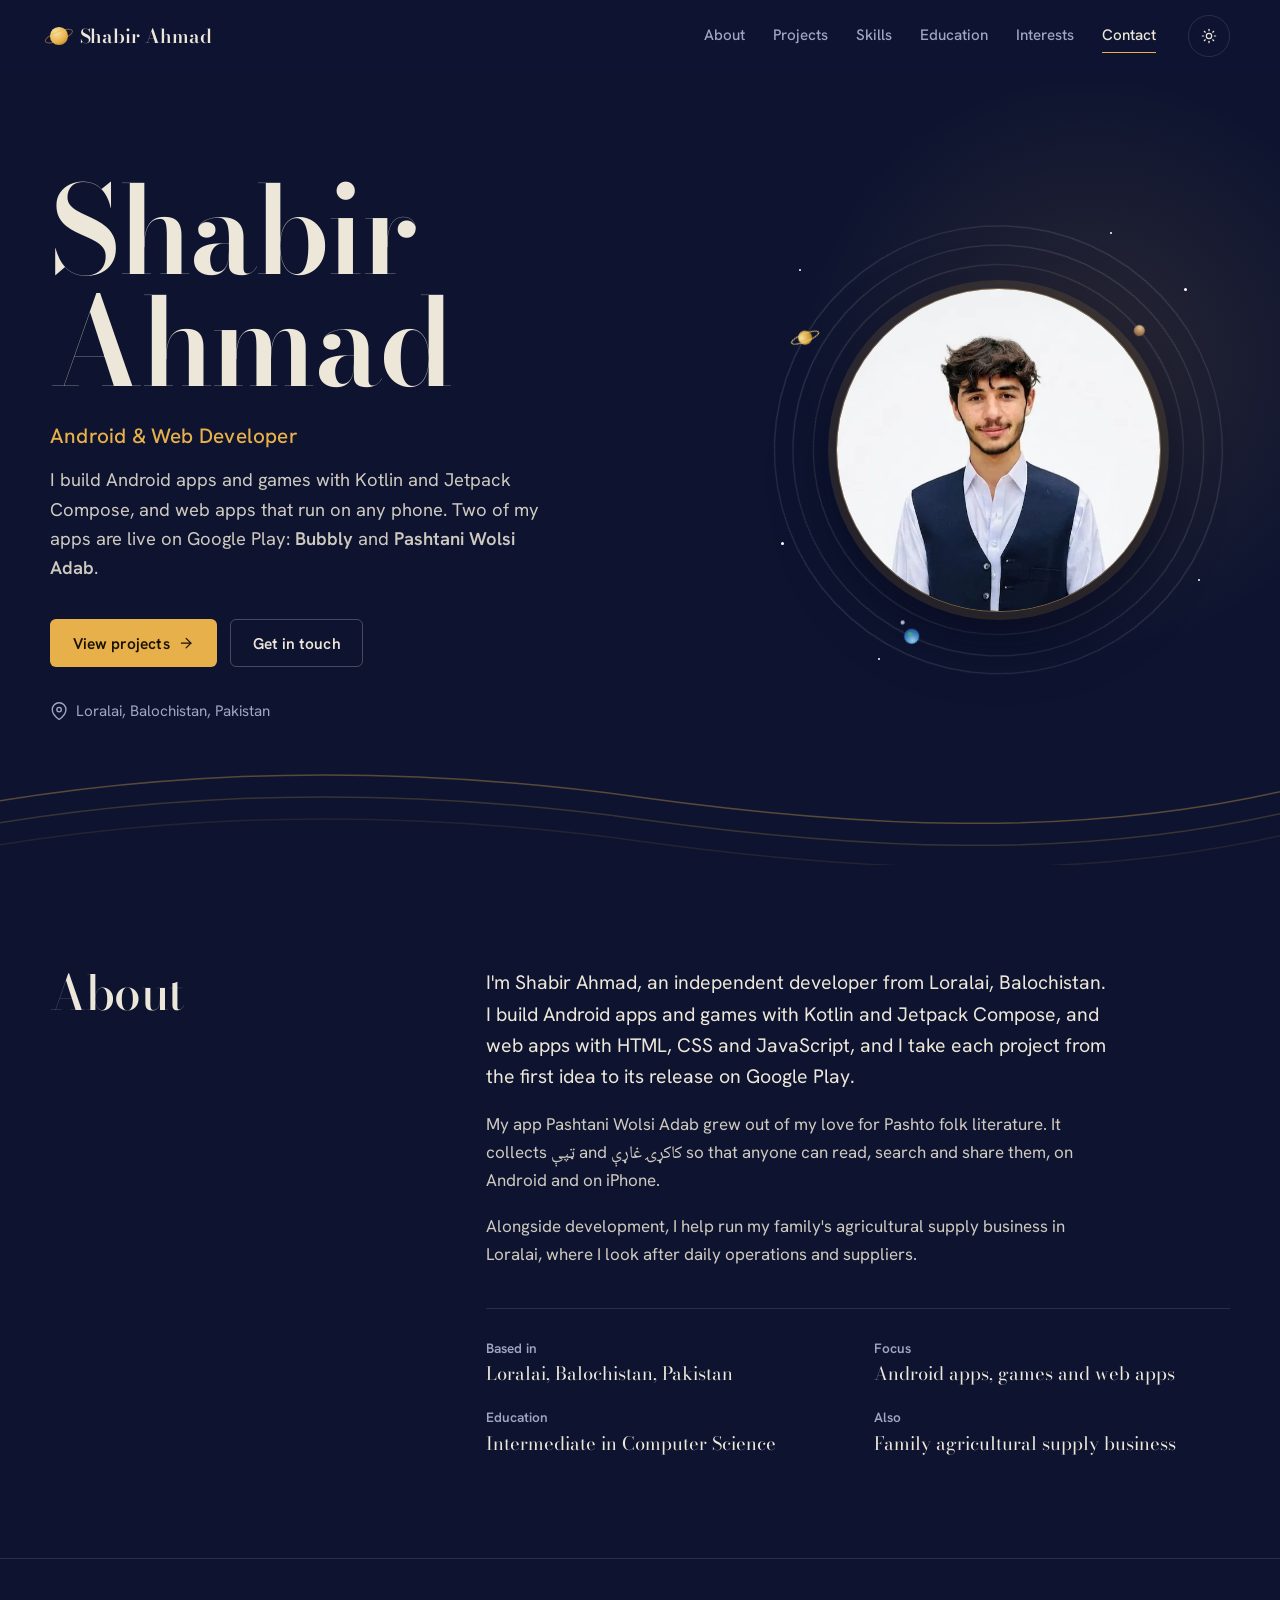
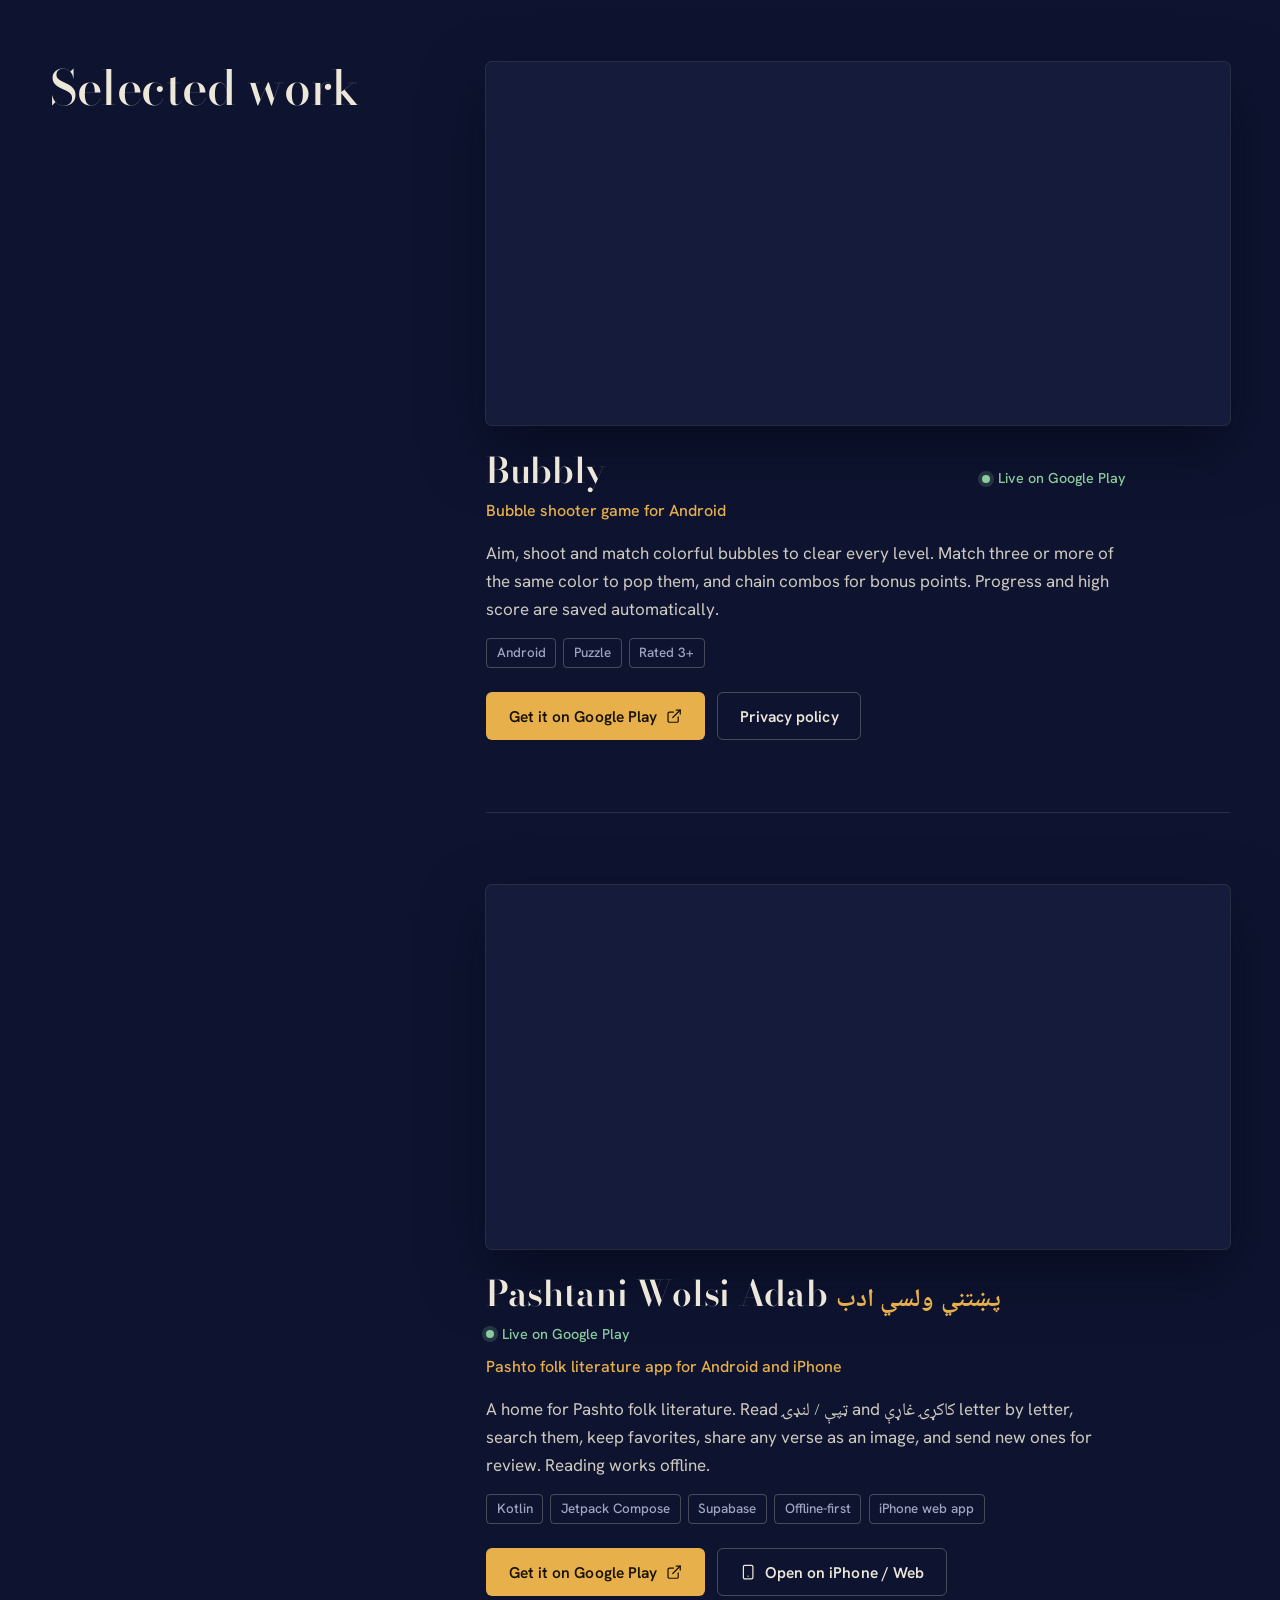
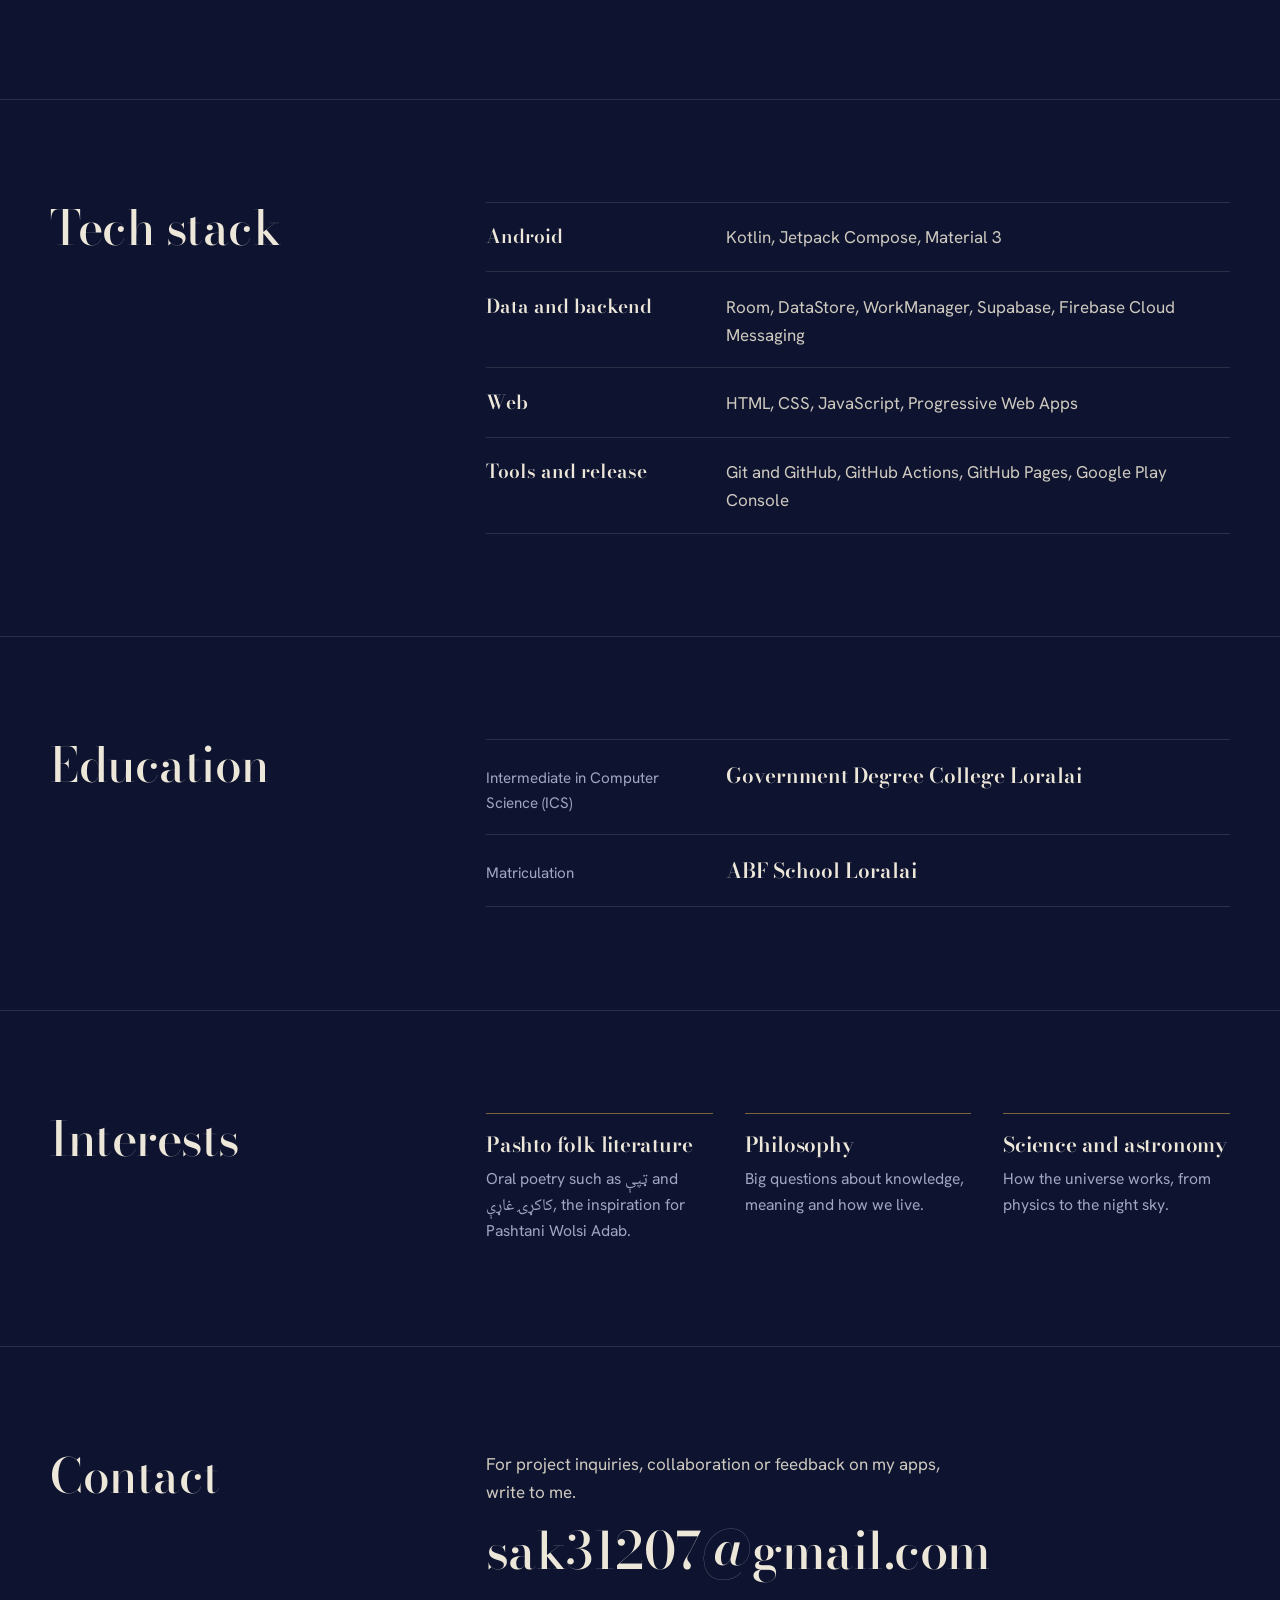
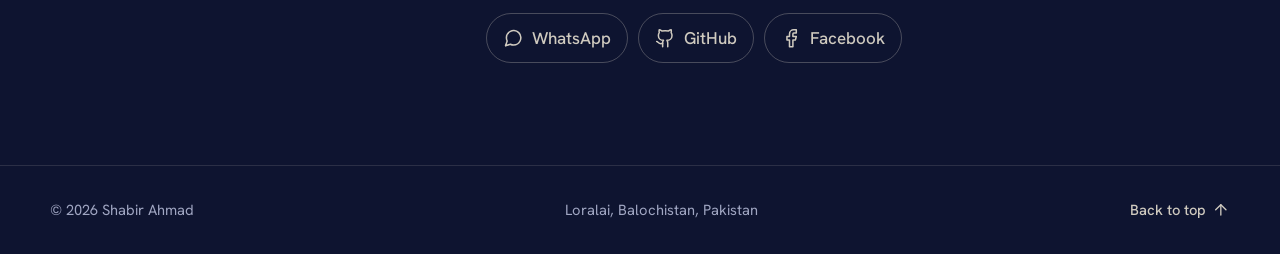
<file: index.html>
<!DOCTYPE html>
<html lang="en" data-theme="dark">
<head>
<meta charset="utf-8">
<meta name="viewport" content="width=device-width, initial-scale=1">
<title>Shabir Ahmad | Android &amp; Web Developer</title>
<meta name="description" content="Shabir Ahmad is an independent Android and web developer from Loralai, Balochistan, Pakistan, and the maker of Bubbly and Pashtani Wolsi Adab on Google Play.">
<meta name="author" content="Shabir Ahmad">
<link rel="canonical" href="https://shabir56.github.io/Shabir-Ahmad/">
<meta name="theme-color" content="#0e1430">

<meta property="og:type" content="website">
<meta property="og:site_name" content="Shabir Ahmad">
<meta property="og:title" content="Shabir Ahmad | Android &amp; Web Developer">
<meta property="og:description" content="Independent Android and web developer from Loralai, Balochistan. Maker of Bubbly and Pashtani Wolsi Adab on Google Play.">
<meta property="og:url" content="https://shabir56.github.io/Shabir-Ahmad/">
<meta property="og:image" content="https://shabir56.github.io/Shabir-Ahmad/assets/shabir.jpg">
<meta property="og:image:alt" content="Portrait of Shabir Ahmad">
<meta name="twitter:card" content="summary">

<link rel="icon" href="assets/favicon.svg" type="image/svg+xml">

<!-- Apply the saved theme before first paint to avoid a flash. Dark is the default. -->
<script>
(function () {
  var root = document.documentElement;
  root.classList.add('js');
  try {
    var saved = localStorage.getItem('theme');
    if (saved === 'light' || saved === 'dark') { root.setAttribute('data-theme', saved); }
  } catch (e) {}
  if (root.getAttribute('data-theme') === 'light') {
    var m = document.querySelector('meta[name="theme-color"]');
    if (m) { m.setAttribute('content', '#eef0f5'); }
  }
})();
</script>

<link rel="preload" href="assets/fonts/bodoni-moda.woff2" as="font" type="font/woff2" crossorigin>
<link rel="preload" href="assets/fonts/hanken-grotesk.woff2" as="font" type="font/woff2" crossorigin>
<link rel="stylesheet" href="style.css">

<script type="application/ld+json">
{
  "@context": "https://schema.org",
  "@type": "Person",
  "name": "Shabir Ahmad",
  "jobTitle": "Android and Web Developer",
  "url": "https://shabir56.github.io/Shabir-Ahmad/",
  "image": "https://shabir56.github.io/Shabir-Ahmad/assets/shabir.jpg",
  "address": { "@type": "PostalAddress", "addressLocality": "Loralai", "addressRegion": "Balochistan", "addressCountry": "PK" },
  "sameAs": ["https://github.com/shabir56", "https://www.facebook.com/share/1ESaxn1CjX/"]
}
</script>
</head>
<body>

<!-- Icon sprite (stroke icons, referenced with <use>) -->
<svg class="sprite" width="0" height="0" aria-hidden="true" focusable="false">
  <symbol id="i-pin" viewBox="0 0 24 24"><path d="M21 10c0 7-9 13-9 13s-9-6-9-13a9 9 0 0 1 18 0z"/><circle cx="12" cy="10" r="3"/></symbol>
  <symbol id="i-arrow" viewBox="0 0 24 24"><path d="M5 12h14"/><path d="m12 5 7 7-7 7"/></symbol>
  <symbol id="i-ext" viewBox="0 0 24 24"><path d="M15 3h6v6"/><path d="M10 14 21 3"/><path d="M18 13v6a2 2 0 0 1-2 2H5a2 2 0 0 1-2-2V8a2 2 0 0 1 2-2h6"/></symbol>
  <symbol id="i-up" viewBox="0 0 24 24"><path d="m5 12 7-7 7 7"/><path d="M12 19V5"/></symbol>
  <symbol id="i-sun" viewBox="0 0 24 24"><circle cx="12" cy="12" r="4"/><path d="M12 2v2"/><path d="M12 20v2"/><path d="m4.93 4.93 1.41 1.41"/><path d="m17.66 17.66 1.41 1.41"/><path d="M2 12h2"/><path d="M20 12h2"/><path d="m6.34 17.66-1.41 1.41"/><path d="m19.07 4.93-1.41 1.41"/></symbol>
  <symbol id="i-moon" viewBox="0 0 24 24"><path d="M12 3a6 6 0 0 0 9 9 9 9 0 1 1-9-9Z"/></symbol>
  <symbol id="i-menu" viewBox="0 0 24 24"><path d="M4 6h16"/><path d="M4 12h16"/><path d="M4 18h16"/></symbol>
  <symbol id="i-close" viewBox="0 0 24 24"><path d="M18 6 6 18"/><path d="m6 6 12 12"/></symbol>
  <symbol id="i-whatsapp" viewBox="0 0 24 24"><path d="M21 11.5a8.38 8.38 0 0 1-.9 3.8 8.5 8.5 0 0 1-7.6 4.7 8.38 8.38 0 0 1-3.8-.9L3 21l1.9-5.7a8.38 8.38 0 0 1-.9-3.8 8.5 8.5 0 0 1 4.7-7.6 8.38 8.38 0 0 1 3.8-.9h.5a8.48 8.48 0 0 1 8 8v.5z"/></symbol>
  <symbol id="i-facebook" viewBox="0 0 24 24"><path d="M18 2h-3a5 5 0 0 0-5 5v3H7v4h3v8h4v-8h3l1-4h-4V7a1 1 0 0 1 1-1h3z"/></symbol>
  <symbol id="i-github" viewBox="0 0 24 24"><path d="M15 22v-4a4.8 4.8 0 0 0-1-3.5c3 0 6-2 6-5.5.08-1.25-.27-2.48-1-3.5.28-1.15.28-2.35 0-3.5 0 0-1 0-3 1.5-2.64-.5-5.36-.5-8 0C6 2 5 2 5 2c-.3 1.15-.3 2.35 0 3.5A5.403 5.403 0 0 0 4 9c0 3.5 3 5.5 6 5.5-.39.49-.68 1.05-.85 1.65-.17.6-.22 1.23-.15 1.85v4"/><path d="M9 18c-4.51 2-5-2-7-2"/></symbol>
  <symbol id="i-phone" viewBox="0 0 24 24"><rect width="14" height="20" x="5" y="2" rx="2" ry="2"/><path d="M12 18h.01"/></symbol>
</svg>

<a class="skip-link" href="#main">Skip to content</a>

<header class="site-header" id="top">
  <div class="wrap nav">
    <a class="brand" href="#top" aria-label="Shabir Ahmad, back to top">
      <span class="brand-mark" aria-hidden="true"></span>
      <span class="brand-name">Shabir Ahmad</span>
    </a>

    <nav class="primary-nav" id="primary-nav" aria-label="Primary">
      <ul>
        <li><a href="#about">About</a></li>
        <li><a href="#projects">Projects</a></li>
        <li><a href="#skills">Skills</a></li>
        <li><a href="#education">Education</a></li>
        <li><a href="#interests">Interests</a></li>
        <li><a href="#contact">Contact</a></li>
      </ul>
    </nav>

    <div class="nav-actions">
      <button class="icon-btn theme-toggle" type="button" id="theme-toggle" aria-label="Switch to light theme">
        <svg class="icon i-sun" aria-hidden="true"><use href="#i-sun"/></svg>
        <svg class="icon i-moon" aria-hidden="true"><use href="#i-moon"/></svg>
      </button>
      <button class="icon-btn menu-toggle" type="button" id="menu-toggle" aria-expanded="false" aria-controls="primary-nav" aria-label="Open menu">
        <svg class="icon i-open" aria-hidden="true"><use href="#i-menu"/></svg>
        <svg class="icon i-shut" aria-hidden="true"><use href="#i-close"/></svg>
      </button>
    </div>
  </div>
</header>

<main id="main">

  <!-- Hero -->
  <section class="hero" aria-labelledby="hero-title">
    <div class="wrap hero-grid">
      <div class="hero-copy">
        <h1 id="hero-title">Shabir Ahmad</h1>
        <p class="hero-role">Android &amp; Web Developer</p>
        <p class="hero-intro">I build Android apps and games with Kotlin and Jetpack Compose, and web apps that run on any phone. Two of my apps are live on Google Play: <strong>Bubbly</strong> and <strong>Pashtani Wolsi Adab</strong>.</p>
        <div class="hero-actions">
          <a class="btn btn-primary" href="#projects">View projects <svg class="icon" aria-hidden="true"><use href="#i-arrow"/></svg></a>
          <a class="btn btn-ghost" href="#contact">Get in touch</a>
        </div>
        <p class="hero-meta"><svg class="icon" aria-hidden="true"><use href="#i-pin"/></svg> Loralai, Balochistan, Pakistan</p>
      </div>
      <figure class="hero-portrait">
        <div class="solar" id="solar">
          <!-- Decorative orbital system around the portrait -->
          <div class="solar-sky" aria-hidden="true">
            <i class="star s1"></i><i class="star s2"></i><i class="star s3"></i>
            <i class="star s4"></i><i class="star s5"></i><i class="star s6"></i>
            <span class="orbit orbit-1"><span class="planet planet-1"></span></span>
            <span class="orbit orbit-2">
              <span class="planet planet-2"><span class="moon-orbit"><span class="moon"></span></span></span>
            </span>
            <span class="orbit orbit-3">
              <span class="planet planet-3"><span class="ring"></span></span>
            </span>
          </div>
          <picture class="solar-photo">
            <source type="image/webp" srcset="assets/shabir-320.webp 320w, assets/shabir-560.webp 560w" sizes="(min-width: 901px) 326px, 152px">
            <img src="assets/shabir-560.jpg" width="560" height="560" alt="Portrait of Shabir Ahmad" fetchpriority="high" decoding="async">
          </picture>
        </div>
      </figure>
    </div>
    <svg class="furrows" viewBox="0 0 1440 120" preserveAspectRatio="none" aria-hidden="true" focusable="false">
      <g fill="none" stroke="currentColor" stroke-width="1.5" vector-effect="non-scaling-stroke">
        <path d="M0 50C240 12 480 14 720 46S1200 92 1440 40" opacity=".34" vector-effect="non-scaling-stroke"/>
        <path d="M0 74C240 36 480 38 720 70S1200 116 1440 64" opacity=".2" vector-effect="non-scaling-stroke"/>
        <path d="M0 98C240 60 480 62 720 94S1200 140 1440 88" opacity=".1" vector-effect="non-scaling-stroke"/>
      </g>
    </svg>
  </section>

  <!-- About -->
  <section id="about" class="section" aria-labelledby="about-title">
    <div class="wrap split">
      <h2 id="about-title" class="split-head">About</h2>
      <div class="split-body about">
        <div class="prose">
          <p class="lead">I'm Shabir Ahmad, an independent developer from Loralai, Balochistan. I build Android apps and games with Kotlin and Jetpack Compose, and web apps with HTML, CSS and JavaScript, and I take each project from the first idea to its release on Google Play.</p>
          <p>My app Pashtani Wolsi Adab grew out of my love for Pashto folk literature. It collects <bdi lang="ps" dir="rtl">ټپې</bdi> and <bdi lang="ps" dir="rtl">کاکړۍ غاړې</bdi> so that anyone can read, search and share them, on Android and on iPhone.</p>
          <p>Alongside development, I help run my family's agricultural supply business in Loralai, where I look after daily operations and suppliers.</p>
        </div>
        <dl class="facts">
          <div><dt>Based in</dt><dd>Loralai, Balochistan, Pakistan</dd></div>
          <div><dt>Focus</dt><dd>Android apps, games and web apps</dd></div>
          <div><dt>Education</dt><dd>Intermediate in Computer Science</dd></div>
          <div><dt>Also</dt><dd>Family agricultural supply business</dd></div>
        </dl>
      </div>
    </div>
  </section>

  <!-- Projects -->
  <section id="projects" class="section" aria-labelledby="projects-title">
    <div class="wrap split">
      <h2 id="projects-title" class="split-head">Selected work</h2>
      <div class="split-body works">

        <!-- Bubbly -->
        <article class="work" id="bubbly">
          <figure class="work-media">
            <picture>
              <source type="image/webp" srcset="assets/bubbly-banner-640.webp 640w, assets/bubbly-banner-1024.webp 1024w" sizes="(min-width: 900px) 760px, calc(100vw - 40px)">
              <img src="assets/bubbly-banner.jpg" width="1024" height="500" loading="lazy" decoding="async" alt="Bubbly game artwork: colorful smiling bubbles and two phone screens showing gameplay, with the tagline Pop. Match. Clear!">
            </picture>
          </figure>
          <div class="work-text">
            <div class="work-head">
              <h3>Bubbly</h3>
              <p class="status"><span class="dot" aria-hidden="true"></span>Live on Google Play</p>
            </div>
            <p class="work-sub">Bubble shooter game for Android</p>
            <p>Aim, shoot and match colorful bubbles to clear every level. Match three or more of the same color to pop them, and chain combos for bonus points. Progress and high score are saved automatically.</p>
            <ul class="tags" aria-label="Project details">
              <li>Android</li><li>Puzzle</li><li>Rated 3+</li>
            </ul>
            <div class="work-actions">
              <a class="btn btn-primary" href="https://play.google.com/store/apps/details?id=com.app.bubbly" target="_blank" rel="noopener noreferrer">Get it on Google Play <svg class="icon" aria-hidden="true"><use href="#i-ext"/></svg><span class="sr-only">(opens in a new tab)</span></a>
              <a class="btn btn-ghost" href="https://sites.google.com/view/bubblyprivacy/home" target="_blank" rel="noopener noreferrer">Privacy policy <span class="sr-only">(opens in a new tab)</span></a>
            </div>
          </div>
        </article>

        <!-- Pashtani Wolsi Adab -->
        <article class="work" id="pashtani">
          <figure class="work-media">
            <picture>
              <source type="image/webp" srcset="assets/pashtani-banner-640.webp 640w, assets/pashtani-banner-1024.webp 1024w" sizes="(min-width: 900px) 760px, calc(100vw - 40px)">
              <img src="assets/pashtani-banner.jpg" width="1024" height="500" loading="lazy" decoding="async" alt="Banner for the app پښتني ولسي ادب, Pashtun Folk Literature, showing a rubab on a deep green background">
            </picture>
          </figure>
          <div class="work-text">
            <div class="work-head">
              <h3>Pashtani Wolsi Adab <span class="ps-title" lang="ps" dir="rtl">پښتني ولسي ادب</span></h3>
              <p class="status"><span class="dot" aria-hidden="true"></span>Live on Google Play</p>
            </div>
            <p class="work-sub">Pashto folk literature app for Android and iPhone</p>
            <p>A home for Pashto folk literature. Read <bdi lang="ps" dir="rtl">ټپې / لنډۍ</bdi> and <bdi lang="ps" dir="rtl">کاکړۍ غاړې</bdi> letter by letter, search them, keep favorites, share any verse as an image, and send new ones for review. Reading works offline.</p>
            <ul class="tags" aria-label="Project details">
              <li>Kotlin</li><li>Jetpack Compose</li><li>Supabase</li><li>Offline-first</li><li>iPhone web app</li>
            </ul>
            <div class="work-actions">
              <a class="btn btn-primary" href="https://play.google.com/store/apps/details?id=com.pashtani.wulsiadab" target="_blank" rel="noopener noreferrer">Get it on Google Play <svg class="icon" aria-hidden="true"><use href="#i-ext"/></svg><span class="sr-only">(opens in a new tab)</span></a>
              <a class="btn btn-ghost" href="adab/"><svg class="icon" aria-hidden="true"><use href="#i-phone"/></svg> Open on iPhone / Web</a>
            </div>
          </div>
        </article>

      </div>
    </div>
  </section>

  <!-- Skills -->
  <section id="skills" class="section" aria-labelledby="skills-title">
    <div class="wrap split">
      <h2 id="skills-title" class="split-head">Tech stack</h2>
      <dl class="split-body rows stack">
        <div><dt>Android</dt><dd>Kotlin, Jetpack Compose, Material 3</dd></div>
        <div><dt>Data and backend</dt><dd>Room, DataStore, WorkManager, Supabase, Firebase Cloud Messaging</dd></div>
        <div><dt>Web</dt><dd>HTML, CSS, JavaScript, Progressive Web Apps</dd></div>
        <div><dt>Tools and release</dt><dd>Git and GitHub, GitHub Actions, GitHub Pages, Google Play Console</dd></div>
      </dl>
    </div>
  </section>

  <!-- Education -->
  <section id="education" class="section" aria-labelledby="education-title">
    <div class="wrap split">
      <h2 id="education-title" class="split-head">Education</h2>
      <ol class="split-body rows schools">
        <li><span class="school">Government Degree College Loralai</span><span class="level">Intermediate in Computer Science (ICS)</span></li>
        <li><span class="school">ABF School Loralai</span><span class="level">Matriculation</span></li>
      </ol>
    </div>
  </section>

  <!-- Interests -->
  <section id="interests" class="section" aria-labelledby="interests-title">
    <div class="wrap split">
      <h2 id="interests-title" class="split-head">Interests</h2>
      <ul class="split-body interests">
        <li>
          <h3>Pashto folk literature</h3>
          <p>Oral poetry such as <bdi lang="ps" dir="rtl">ټپې</bdi> and <bdi lang="ps" dir="rtl">کاکړۍ غاړې</bdi>, the inspiration for Pashtani Wolsi Adab.</p>
        </li>
        <li>
          <h3>Philosophy</h3>
          <p>Big questions about knowledge, meaning and how we live.</p>
        </li>
        <li>
          <h3>Science and astronomy</h3>
          <p>How the universe works, from physics to the night sky.</p>
        </li>
      </ul>
    </div>
  </section>

  <!-- Contact -->
  <section id="contact" class="section contact" aria-labelledby="contact-title">
    <div class="wrap split">
      <h2 id="contact-title" class="split-head">Contact</h2>
      <div class="split-body">
        <p class="contact-lead">For project inquiries, collaboration or feedback on my apps, write to me.</p>
        <a class="contact-mail" href="mailto:sak31207@gmail.com">sak31207@gmail.com</a>
        <ul class="channels">
          <li><a href="https://wa.me/923303674169" target="_blank" rel="noopener noreferrer"><svg class="icon" aria-hidden="true"><use href="#i-whatsapp"/></svg>WhatsApp<span class="sr-only"> (opens in a new tab)</span></a></li>
          <li><a href="https://github.com/shabir56" target="_blank" rel="noopener noreferrer"><svg class="icon" aria-hidden="true"><use href="#i-github"/></svg>GitHub<span class="sr-only"> (opens in a new tab)</span></a></li>
          <li><a href="https://www.facebook.com/share/1ESaxn1CjX/" target="_blank" rel="noopener noreferrer"><svg class="icon" aria-hidden="true"><use href="#i-facebook"/></svg>Facebook<span class="sr-only"> (opens in a new tab)</span></a></li>
        </ul>
      </div>
    </div>
  </section>
</main>

<footer class="site-footer">
  <div class="wrap footer-inner">
    <p class="copy">&copy; <span id="year">2026</span> Shabir Ahmad</p>
    <p class="footer-place">Loralai, Balochistan, Pakistan</p>
    <a class="to-top" href="#top">Back to top <svg class="icon" aria-hidden="true"><use href="#i-up"/></svg></a>
  </div>
</footer>

<script src="script.js" defer></script>
</body>
</html>
</file>
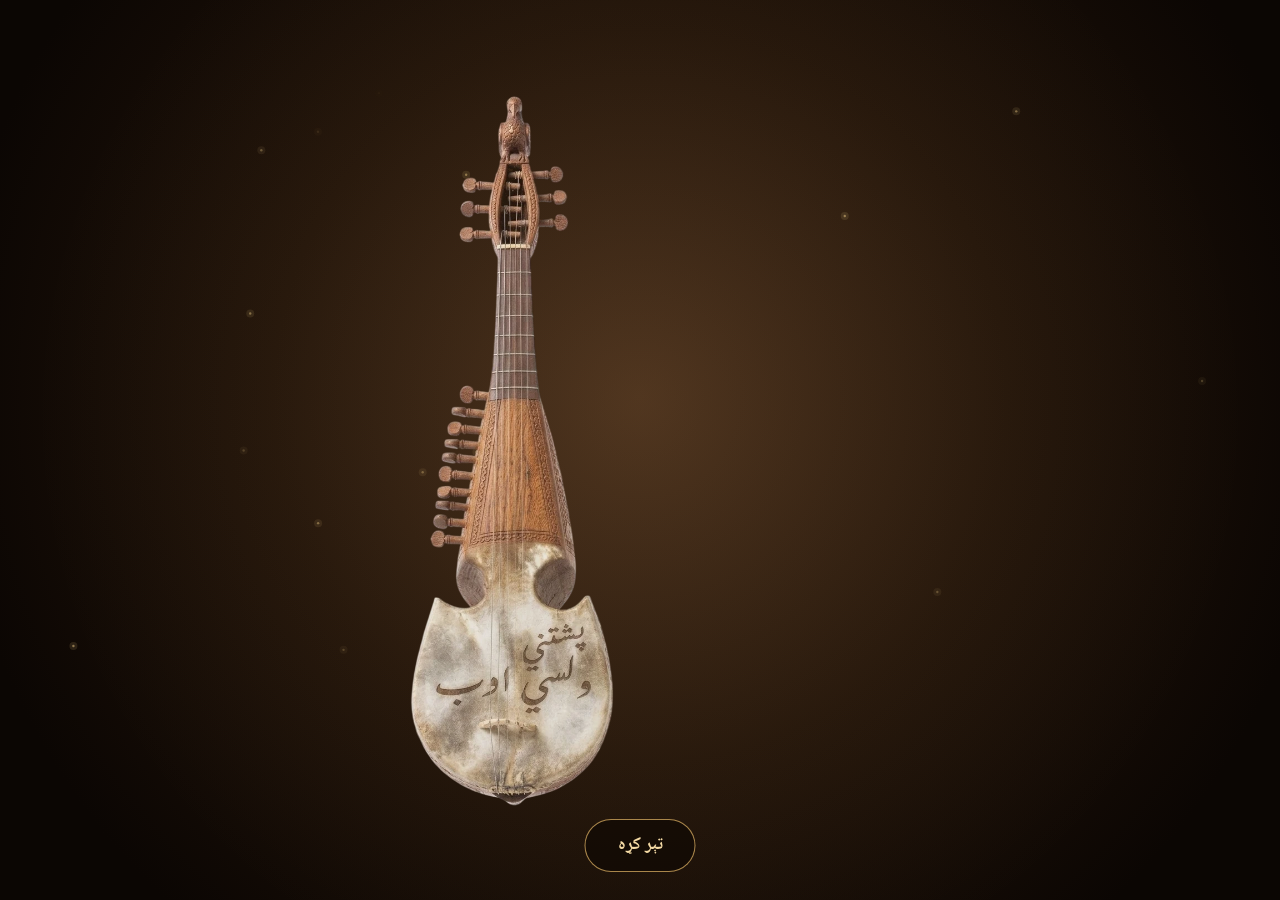
<file: adab/index.html>
<!DOCTYPE html>
<html lang="ps" dir="rtl" data-theme="light">
<head>
  <meta charset="utf-8">
  <meta name="viewport" content="width=device-width, initial-scale=1, viewport-fit=cover">
  <title>پښتني ولسي ادب</title>
  <meta name="description" content="د پښتو ولسي ادب د ساتنې، لوستلو او راټولولو کاريال">
  <meta name="theme-color" content="#0B0603">
  <meta name="color-scheme" content="light dark">
  <meta name="apple-mobile-web-app-capable" content="yes">
  <meta name="mobile-web-app-capable" content="yes">
  <meta name="apple-mobile-web-app-title" content="ولسي ادب">
  <meta name="apple-mobile-web-app-status-bar-style" content="default">
  <meta name="format-detection" content="telephone=no">
  <link rel="manifest" href="manifest.webmanifest">
  <link rel="icon" type="image/png" href="assets/img/favicon-64.png">
  <link rel="apple-touch-icon" href="assets/img/apple-touch-icon.png">
  <link rel="preload" href="assets/fonts/naskh-regular.woff2" as="font" type="font/woff2" crossorigin>
  <link rel="preload" href="assets/fonts/naskh-bold.woff2" as="font" type="font/woff2" crossorigin>
  <link rel="stylesheet" href="app.css">
</head>
<body class="booting">
  <div id="app" aria-live="polite"></div>
  <div id="snackbar" class="snackbar" role="status" hidden></div>
  <noscript>دا کاريال JavaScript ته اړتيا لري.</noscript>
  <script type="module" src="js/main.js"></script>
</body>
</html>
</file>
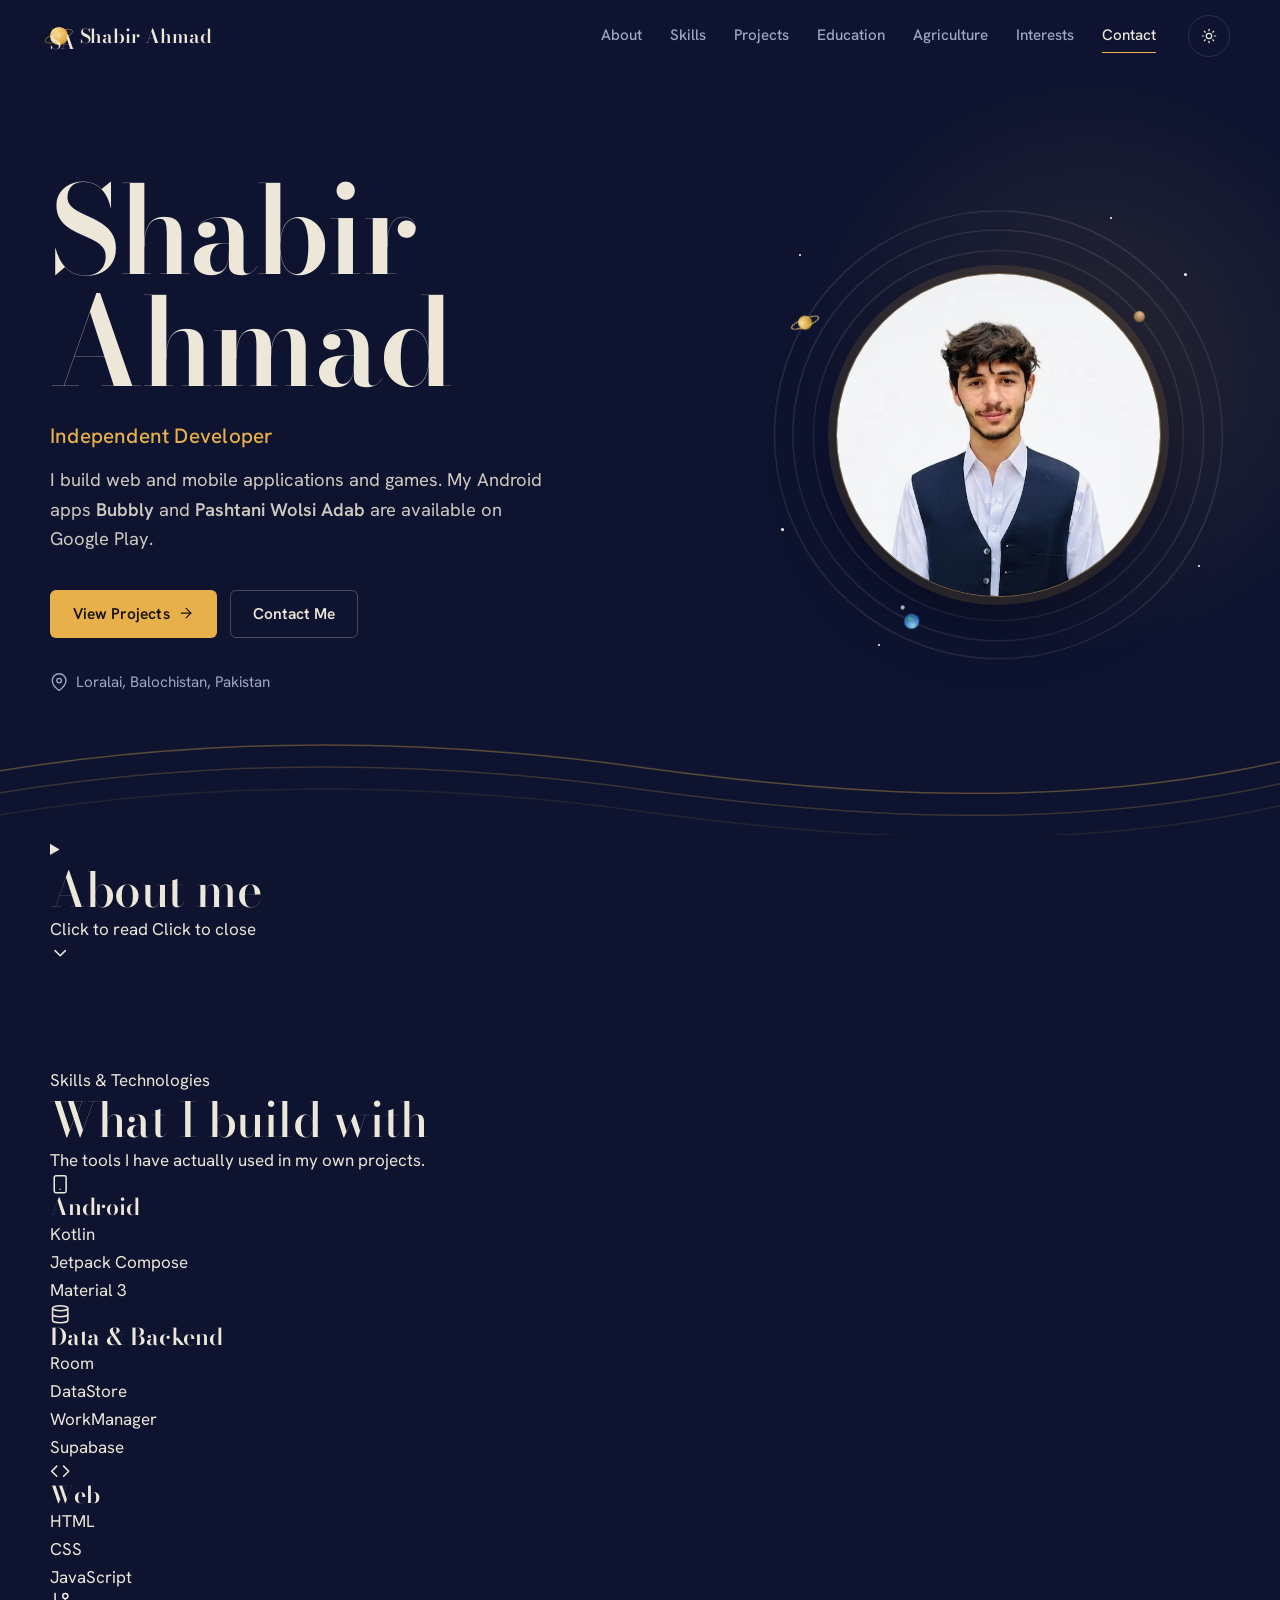
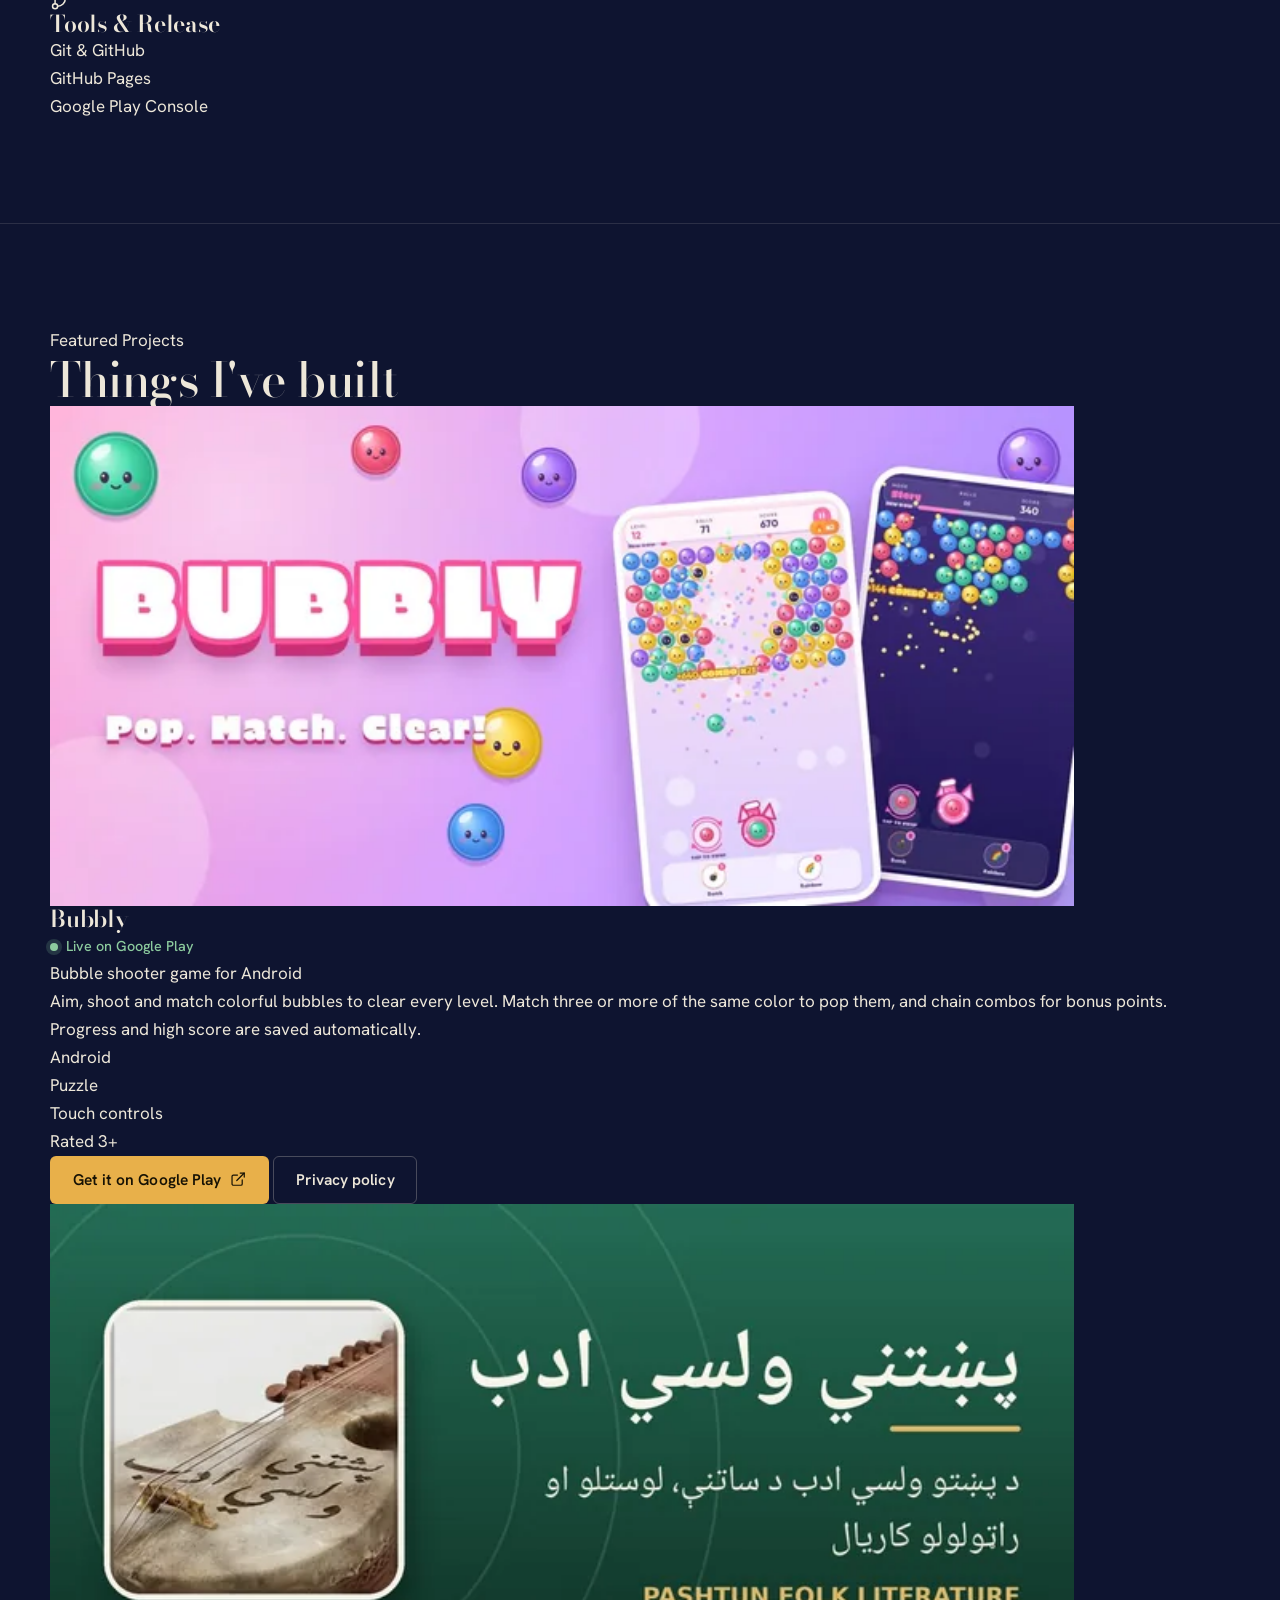
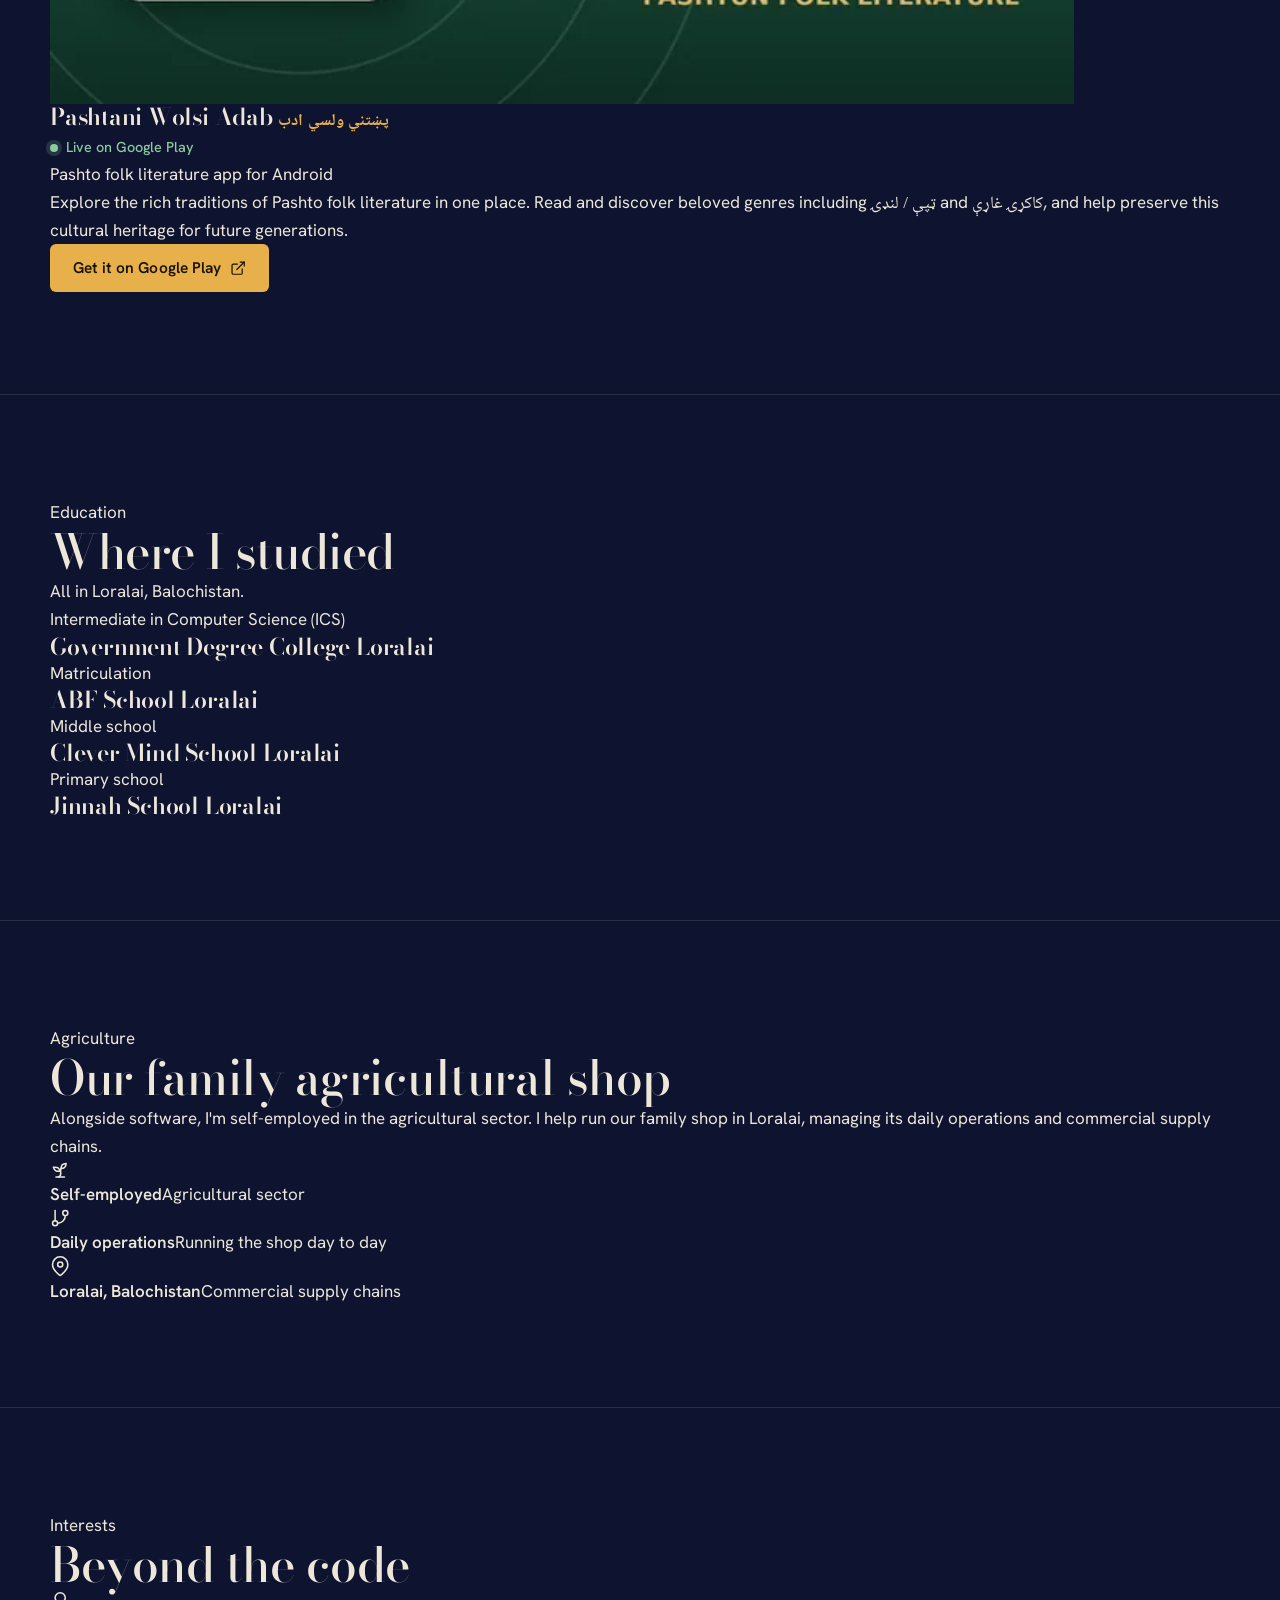
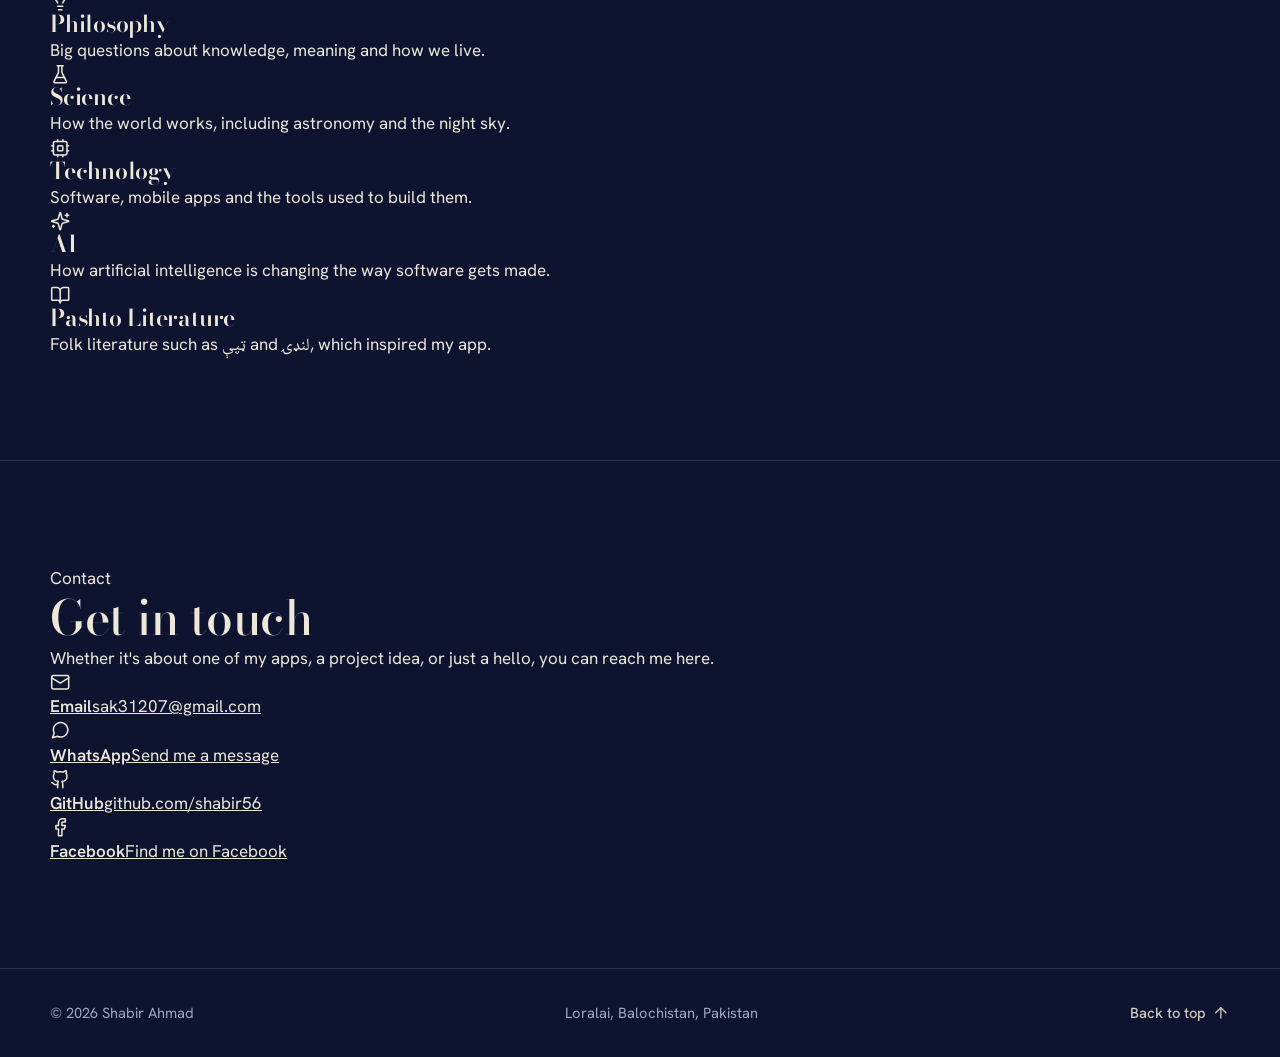
<file: index-3.html>
<!DOCTYPE html>
<html lang="en" data-theme="dark">
<head>
<meta charset="utf-8">
<meta name="viewport" content="width=device-width, initial-scale=1">
<title>Shabir Ahmad | Independent Developer</title>
<meta name="description" content="Shabir Ahmad is an independent developer from Loralai, Balochistan, Pakistan. Explore his Android apps and games, including Bubbly and Pashtani Wolsi Adab, available on Google Play.">
<meta name="author" content="Shabir Ahmad">
<link rel="canonical" href="https://shabir56.github.io/Shabir-Ahmad/">
<meta name="theme-color" content="#0b1020">

<meta property="og:type" content="website">
<meta property="og:site_name" content="Shabir Ahmad">
<meta property="og:title" content="Shabir Ahmad | Independent Developer">
<meta property="og:description" content="Independent developer from Loralai, Balochistan, creating Android apps and games available on Google Play, including Bubbly and Pashtani Wolsi Adab.">
<meta property="og:url" content="https://shabir56.github.io/Shabir-Ahmad/">
<meta property="og:image" content="https://shabir56.github.io/Shabir-Ahmad/assets/shabir.jpg">
<meta property="og:image:alt" content="Portrait of Shabir Ahmad">
<meta name="twitter:card" content="summary">

<link rel="icon" href="assets/favicon.svg" type="image/svg+xml">

<!-- Apply the saved theme before first paint to avoid a flash. Dark is the default. -->
<script>
(function () {
  var root = document.documentElement;
  root.classList.add('js');
  try {
    var saved = localStorage.getItem('theme');
    if (saved === 'light' || saved === 'dark') { root.setAttribute('data-theme', saved); }
  } catch (e) {}
  if (root.getAttribute('data-theme') === 'light') {
    var m = document.querySelector('meta[name="theme-color"]');
    if (m) { m.setAttribute('content', '#f7f5ef'); }
  }
})();
</script>

<link rel="preconnect" href="https://fonts.googleapis.com">
<link rel="preconnect" href="https://fonts.gstatic.com" crossorigin>
<link href="https://fonts.googleapis.com/css2?family=Bricolage+Grotesque:wght@600;700;800&family=Instrument+Sans:wght@400;500;600;700&family=Noto+Sans+Arabic:wght@500;700&display=swap" rel="stylesheet">
<link rel="stylesheet" href="style.css">

<script type="application/ld+json">
{
  "@context": "https://schema.org",
  "@type": "Person",
  "name": "Shabir Ahmad",
  "jobTitle": "Independent Developer",
  "url": "https://shabir56.github.io/Shabir-Ahmad/",
  "image": "https://shabir56.github.io/Shabir-Ahmad/assets/shabir.jpg",
  "address": { "@type": "PostalAddress", "addressLocality": "Loralai", "addressRegion": "Balochistan", "addressCountry": "PK" },
  "sameAs": ["https://github.com/shabir56", "https://www.facebook.com/share/1ESaxn1CjX/"]
}
</script>
</head>
<body>

<!-- Icon sprite (stroke icons, referenced with <use>) -->
<svg class="sprite" width="0" height="0" aria-hidden="true" focusable="false">
  <symbol id="i-pin" viewBox="0 0 24 24"><path d="M21 10c0 7-9 13-9 13s-9-6-9-13a9 9 0 0 1 18 0z"/><circle cx="12" cy="10" r="3"/></symbol>
  <symbol id="i-arrow" viewBox="0 0 24 24"><path d="M5 12h14"/><path d="m12 5 7 7-7 7"/></symbol>
  <symbol id="i-ext" viewBox="0 0 24 24"><path d="M15 3h6v6"/><path d="M10 14 21 3"/><path d="M18 13v6a2 2 0 0 1-2 2H5a2 2 0 0 1-2-2V8a2 2 0 0 1 2-2h6"/></symbol>
  <symbol id="i-up" viewBox="0 0 24 24"><path d="m5 12 7-7 7 7"/><path d="M12 19V5"/></symbol>
  <symbol id="i-sun" viewBox="0 0 24 24"><circle cx="12" cy="12" r="4"/><path d="M12 2v2"/><path d="M12 20v2"/><path d="m4.93 4.93 1.41 1.41"/><path d="m17.66 17.66 1.41 1.41"/><path d="M2 12h2"/><path d="M20 12h2"/><path d="m6.34 17.66-1.41 1.41"/><path d="m19.07 4.93-1.41 1.41"/></symbol>
  <symbol id="i-moon" viewBox="0 0 24 24"><path d="M12 3a6 6 0 0 0 9 9 9 9 0 1 1-9-9Z"/></symbol>
  <symbol id="i-menu" viewBox="0 0 24 24"><path d="M4 6h16"/><path d="M4 12h16"/><path d="M4 18h16"/></symbol>
  <symbol id="i-close" viewBox="0 0 24 24"><path d="M18 6 6 18"/><path d="m6 6 12 12"/></symbol>
  <symbol id="i-chevron" viewBox="0 0 24 24"><path d="m6 9 6 6 6-6"/></symbol>
  <symbol id="i-mail" viewBox="0 0 24 24"><rect width="20" height="16" x="2" y="4" rx="2"/><path d="m22 7-10 6L2 7"/></symbol>
  <symbol id="i-whatsapp" viewBox="0 0 24 24"><path d="M21 11.5a8.38 8.38 0 0 1-.9 3.8 8.5 8.5 0 0 1-7.6 4.7 8.38 8.38 0 0 1-3.8-.9L3 21l1.9-5.7a8.38 8.38 0 0 1-.9-3.8 8.5 8.5 0 0 1 4.7-7.6 8.38 8.38 0 0 1 3.8-.9h.5a8.48 8.48 0 0 1 8 8v.5z"/></symbol>
  <symbol id="i-facebook" viewBox="0 0 24 24"><path d="M18 2h-3a5 5 0 0 0-5 5v3H7v4h3v8h4v-8h3l1-4h-4V7a1 1 0 0 1 1-1h3z"/></symbol>
  <symbol id="i-github" viewBox="0 0 24 24"><path d="M15 22v-4a4.8 4.8 0 0 0-1-3.5c3 0 6-2 6-5.5.08-1.25-.27-2.48-1-3.5.28-1.15.28-2.35 0-3.5 0 0-1 0-3 1.5-2.64-.5-5.36-.5-8 0C6 2 5 2 5 2c-.3 1.15-.3 2.35 0 3.5A5.403 5.403 0 0 0 4 9c0 3.5 3 5.5 6 5.5-.39.49-.68 1.05-.85 1.65-.17.6-.22 1.23-.15 1.85v4"/><path d="M9 18c-4.51 2-5-2-7-2"/></symbol>
  <symbol id="i-phone" viewBox="0 0 24 24"><rect width="14" height="20" x="5" y="2" rx="2" ry="2"/><path d="M12 18h.01"/></symbol>
  <symbol id="i-database" viewBox="0 0 24 24"><ellipse cx="12" cy="5" rx="9" ry="3"/><path d="M3 5v14a9 3 0 0 0 18 0V5"/><path d="M3 12a9 3 0 0 0 18 0"/></symbol>
  <symbol id="i-code" viewBox="0 0 24 24"><path d="m16 18 6-6-6-6"/><path d="m8 6-6 6 6 6"/></symbol>
  <symbol id="i-branch" viewBox="0 0 24 24"><path d="M6 3v12"/><circle cx="18" cy="6" r="3"/><circle cx="6" cy="18" r="3"/><path d="M18 9a9 9 0 0 1-9 9"/></symbol>
  <symbol id="i-book" viewBox="0 0 24 24"><path d="M12 7v14"/><path d="M3 18a1 1 0 0 1-1-1V4a1 1 0 0 1 1-1h5a4 4 0 0 1 4 4 4 4 0 0 1 4-4h5a1 1 0 0 1 1 1v13a1 1 0 0 1-1 1h-6a3 3 0 0 0-3 3 3 3 0 0 0-3-3z"/></symbol>
  <symbol id="i-flask" viewBox="0 0 24 24"><path d="M10 2v7.527a2 2 0 0 1-.211.896L4.72 20.55a1 1 0 0 0 .9 1.45h12.76a1 1 0 0 0 .9-1.45l-5.069-10.127A2 2 0 0 1 14 9.527V2"/><path d="M8.5 2h7"/><path d="M7 16h10"/></symbol>
  <symbol id="i-cpu" viewBox="0 0 24 24"><rect width="16" height="16" x="4" y="4" rx="2"/><rect width="6" height="6" x="9" y="9" rx="1"/><path d="M15 2v2"/><path d="M15 20v2"/><path d="M2 15h2"/><path d="M2 9h2"/><path d="M20 15h2"/><path d="M20 9h2"/><path d="M9 2v2"/><path d="M9 20v2"/></symbol>
  <symbol id="i-sparkles" viewBox="0 0 24 24"><path d="M9.937 15.5A2 2 0 0 0 8.5 14.063l-6.135-1.582a.5.5 0 0 1 0-.962L8.5 9.936A2 2 0 0 0 9.937 8.5l1.582-6.135a.5.5 0 0 1 .963 0L14.063 8.5A2 2 0 0 0 15.5 9.937l6.135 1.581a.5.5 0 0 1 0 .964L15.5 14.063a2 2 0 0 0-1.437 1.437l-1.582 6.135a.5.5 0 0 1-.963 0z"/><path d="M20 3v4"/><path d="M22 5h-4"/><path d="M4 17v2"/><path d="M5 18H3"/></symbol>
  <symbol id="i-bulb" viewBox="0 0 24 24"><path d="M15 14c.2-1 .7-1.7 1.5-2.5 1-.9 1.5-2.2 1.5-3.5A6 6 0 0 0 6 8c0 1 .2 2.2 1.5 3.5.7.7 1.3 1.5 1.5 2.5"/><path d="M9 18h6"/><path d="M10 22h4"/></symbol>
  <symbol id="i-sprout" viewBox="0 0 24 24"><path d="M7 20h10"/><path d="M10 20c5.5-2.5.8-6.4 3-10"/><path d="M9.5 9.4c1.1.8 1.8 2.2 2.3 3.7-2 .4-3.5.4-4.8-.3-1.2-.6-2.3-1.9-3-4.2 2.8-.5 4.4 0 5.5.8z"/><path d="M14.1 6a7 7 0 0 0-1.1 4c1.9-.1 3.3-.6 4.3-1.4 1-1 1.6-2.3 1.7-4.6-2.7.1-4 1-4.9 2z"/></symbol>
</svg>

<a class="skip-link" href="#main">Skip to content</a>

<header class="site-header" id="top">
  <div class="wrap nav">
    <a class="brand" href="#top" aria-label="Shabir Ahmad, back to top">
      <span class="brand-mark" aria-hidden="true">SA</span>
      <span class="brand-name">Shabir Ahmad</span>
    </a>

    <nav class="primary-nav" id="primary-nav" aria-label="Primary">
      <ul>
        <li><a href="#about">About</a></li>
        <li><a href="#skills">Skills</a></li>
        <li><a href="#projects">Projects</a></li>
        <li><a href="#education">Education</a></li>
        <li><a href="#agriculture">Agriculture</a></li>
        <li><a href="#interests">Interests</a></li>
        <li><a href="#contact">Contact</a></li>
      </ul>
    </nav>

    <div class="nav-actions">
      <button class="icon-btn theme-toggle" type="button" id="theme-toggle" aria-label="Switch to light theme">
        <svg class="icon i-sun" aria-hidden="true"><use href="#i-sun"/></svg>
        <svg class="icon i-moon" aria-hidden="true"><use href="#i-moon"/></svg>
      </button>
      <button class="icon-btn menu-toggle" type="button" id="menu-toggle" aria-expanded="false" aria-controls="primary-nav" aria-label="Open menu">
        <svg class="icon i-open" aria-hidden="true"><use href="#i-menu"/></svg>
        <svg class="icon i-shut" aria-hidden="true"><use href="#i-close"/></svg>
      </button>
    </div>
  </div>
</header>

<main id="main">

  <!-- Hero -->
  <section class="hero" aria-labelledby="hero-title">
    <div class="wrap hero-grid">
      <div class="hero-copy">
        <h1 id="hero-title">Shabir Ahmad</h1>
        <p class="hero-role">Independent Developer</p>
        <p class="hero-intro">I build web and mobile applications and games. My Android apps <strong>Bubbly</strong> and <strong>Pashtani Wolsi Adab</strong> are available on Google Play.</p>
        <div class="hero-actions">
          <a class="btn btn-primary" href="#projects">View Projects <svg class="icon" aria-hidden="true"><use href="#i-arrow"/></svg></a>
          <a class="btn btn-ghost" href="#contact">Contact Me</a>
        </div>
        <p class="hero-meta"><svg class="icon" aria-hidden="true"><use href="#i-pin"/></svg> Loralai, Balochistan, Pakistan</p>
      </div>
      <figure class="hero-portrait">
        <div class="solar" id="solar">
          <!-- Decorative orbital system around the portrait -->
          <div class="solar-sky" aria-hidden="true">
            <i class="star s1"></i><i class="star s2"></i><i class="star s3"></i>
            <i class="star s4"></i><i class="star s5"></i><i class="star s6"></i>
            <span class="orbit orbit-1"><span class="planet planet-1"></span></span>
            <span class="orbit orbit-2">
              <span class="planet planet-2"><span class="moon-orbit"><span class="moon"></span></span></span>
            </span>
            <span class="orbit orbit-3">
              <span class="planet planet-3"><span class="ring"></span></span>
            </span>
          </div>
          <picture class="solar-photo">
            <source type="image/webp" srcset="assets/shabir-320.webp 320w, assets/shabir-560.webp 560w" sizes="(min-width: 901px) 326px, 152px">
            <img src="assets/shabir-560.jpg" width="560" height="560" alt="Portrait of Shabir Ahmad" fetchpriority="high" decoding="async">
          </picture>
        </div>
      </figure>
    </div>
    <svg class="furrows" viewBox="0 0 1440 120" preserveAspectRatio="none" aria-hidden="true" focusable="false">
      <g fill="none" stroke="currentColor" stroke-width="1.5" vector-effect="non-scaling-stroke">
        <path d="M0 50C240 12 480 14 720 46S1200 92 1440 40" opacity=".34" vector-effect="non-scaling-stroke"/>
        <path d="M0 74C240 36 480 38 720 70S1200 116 1440 64" opacity=".2" vector-effect="non-scaling-stroke"/>
        <path d="M0 98C240 60 480 62 720 94S1200 140 1440 88" opacity=".1" vector-effect="non-scaling-stroke"/>
      </g>
    </svg>
  </section>

  <!-- About (opens on click; deep links to #about open it too) -->
  <section id="about" class="about-section" aria-labelledby="about-title">
    <div class="wrap">
      <details class="about-details" id="about-details">
        <summary class="about-toggle">
          <h2 id="about-title">About me</h2>
          <span class="about-hint" aria-hidden="true">
            <span class="hint-open">Click to read</span>
            <span class="hint-close">Click to close</span>
          </span>
          <span class="about-chevron" aria-hidden="true"><svg class="icon"><use href="#i-chevron"/></svg></span>
        </summary>
        <div class="about-body">
          <div class="about-text">
            <p>I'm Shabir Ahmad, an independent developer based in Loralai, Balochistan. I completed my Intermediate in Computer Science (ICS) at Government Degree College Loralai, and I build web and mobile applications and games on my own.</p>
            <p>Alongside development, I'm self-employed in the agricultural sector, managing daily operations and commercial supply chains at our family shop. Outside of work I'm drawn to Pashto folk literature, philosophy, science and technology.</p>
          </div>
          <dl class="facts">
            <div><dt>Based in</dt><dd>Loralai, Balochistan, Pakistan</dd></div>
            <div><dt>Education</dt><dd>Intermediate in Computer Science (ICS)</dd></div>
            <div><dt>Building</dt><dd>Android apps and games</dd></div>
            <div><dt>Also</dt><dd>Self-employed in agriculture</dd></div>
          </dl>
        </div>
      </details>
    </div>
  </section>

  <!-- Skills -->
  <section id="skills" class="section section-alt" aria-labelledby="skills-title">
    <div class="wrap">
      <header class="section-head reveal">
        <p class="eyebrow">Skills &amp; Technologies</p>
        <h2 id="skills-title">What I build with</h2>
        <p class="section-intro">The tools I have actually used in my own projects.</p>
      </header>
      <div class="skills-grid stagger">
        <article class="skill-card reveal">
          <span class="skill-icon"><svg class="icon" aria-hidden="true"><use href="#i-phone"/></svg></span>
          <h3>Android</h3>
          <ul class="chips">
            <li>Kotlin</li><li>Jetpack Compose</li><li>Material 3</li>
          </ul>
        </article>
        <article class="skill-card reveal">
          <span class="skill-icon"><svg class="icon" aria-hidden="true"><use href="#i-database"/></svg></span>
          <h3>Data &amp; Backend</h3>
          <ul class="chips">
            <li>Room</li><li>DataStore</li><li>WorkManager</li><li>Supabase</li>
          </ul>
        </article>
        <article class="skill-card reveal">
          <span class="skill-icon"><svg class="icon" aria-hidden="true"><use href="#i-code"/></svg></span>
          <h3>Web</h3>
          <ul class="chips">
            <li>HTML</li><li>CSS</li><li>JavaScript</li>
          </ul>
        </article>
        <article class="skill-card reveal">
          <span class="skill-icon"><svg class="icon" aria-hidden="true"><use href="#i-branch"/></svg></span>
          <h3>Tools &amp; Release</h3>
          <ul class="chips">
            <li>Git &amp; GitHub</li><li>GitHub Pages</li><li>Google Play Console</li>
          </ul>
        </article>
      </div>
    </div>
  </section>

  <!-- Projects -->
  <section id="projects" class="section" aria-labelledby="projects-title">
    <div class="wrap">
      <header class="section-head reveal">
        <p class="eyebrow">Featured Projects</p>
        <h2 id="projects-title">Things I've built</h2>
      </header>

      <div class="projects-grid stagger">
        <!-- Bubbly -->
        <article class="project reveal" id="bubbly">
          <div class="project-media">
            <picture>
              <source type="image/webp" srcset="assets/bubbly-banner-640.webp 640w, assets/bubbly-banner-1024.webp 1024w" sizes="(min-width: 900px) 546px, calc(100vw - 40px)">
              <img src="assets/bubbly-banner.jpg" width="1024" height="500" loading="lazy" decoding="async" alt="Bubbly game artwork: colorful smiling bubbles and two phone screens showing gameplay, with the tagline Pop. Match. Clear!">
            </picture>
          </div>
          <div class="project-body">
            <div class="project-head">
              <h3>Bubbly</h3>
              <span class="status status-live"><span class="dot" aria-hidden="true"></span>Live on Google Play</span>
            </div>
            <p class="project-sub">Bubble shooter game for Android</p>
            <p>Aim, shoot and match colorful bubbles to clear every level. Match three or more of the same color to pop them, and chain combos for bonus points. Progress and high score are saved automatically.</p>
            <ul class="chips" aria-label="Project details">
              <li>Android</li><li>Puzzle</li><li>Touch controls</li><li>Rated 3+</li>
            </ul>
            <div class="project-actions">
              <a class="btn btn-primary" href="https://play.google.com/store/apps/details?id=com.app.bubbly" target="_blank" rel="noopener noreferrer">Get it on Google Play <svg class="icon" aria-hidden="true"><use href="#i-ext"/></svg><span class="sr-only">(opens in a new tab)</span></a>
              <a class="btn btn-ghost" href="https://sites.google.com/view/bubblyprivacy/home" target="_blank" rel="noopener noreferrer">Privacy policy <span class="sr-only">(opens in a new tab)</span></a>
            </div>
          </div>
        </article>

        <!-- Pashtani Wolsi Adab -->
        <article class="project reveal" id="pashtani">
          <div class="project-media">
            <picture>
              <source type="image/webp" srcset="assets/pashtani-banner-640.webp 640w, assets/pashtani-banner-1024.webp 1024w" sizes="(min-width: 900px) 546px, calc(100vw - 40px)">
              <img src="assets/pashtani-banner.jpg" width="1024" height="500" loading="lazy" decoding="async" alt="Banner for the app پښتني ولسي ادب, Pashtun Folk Literature, showing a rubab on a deep green background">
            </picture>
          </div>
          <div class="project-body">
            <div class="project-head">
              <h3>Pashtani Wolsi Adab <span class="ps-title" lang="ps" dir="rtl">پښتني ولسي ادب</span></h3>
              <span class="status status-live"><span class="dot" aria-hidden="true"></span>Live on Google Play</span>
            </div>
            <p class="project-sub">Pashto folk literature app for Android</p>
            <p>Explore the rich traditions of Pashto folk literature in one place. Read and discover beloved genres including <span lang="ps">ټپې / لنډۍ</span> and <span lang="ps">کاکړۍ غاړې</span>, and help preserve this cultural heritage for future generations.</p>
            <div class="project-actions">
              <a class="btn btn-primary" href="https://play.google.com/store/apps/details?id=com.pashtani.wulsiadab" target="_blank" rel="noopener noreferrer">Get it on Google Play <svg class="icon" aria-hidden="true"><use href="#i-ext"/></svg><span class="sr-only">(opens in a new tab)</span></a>
            </div>
          </div>
        </article>


      </div>
    </div>
  </section>

  <!-- Education -->
  <section id="education" class="section section-alt" aria-labelledby="education-title">
    <div class="wrap edu-layout">
      <header class="section-head reveal">
        <p class="eyebrow">Education</p>
        <h2 id="education-title">Where I studied</h2>
        <p class="section-intro">All in Loralai, Balochistan.</p>
      </header>
      <ol class="timeline stagger">
        <li class="reveal">
          <p class="tl-level">Intermediate in Computer Science (ICS)</p>
          <h3>Government Degree College Loralai</h3>
        </li>
        <li class="reveal">
          <p class="tl-level">Matriculation</p>
          <h3>ABF School Loralai</h3>
        </li>
        <li class="reveal">
          <p class="tl-level">Middle school</p>
          <h3>Clever Mind School Loralai</h3>
        </li>
        <li class="reveal">
          <p class="tl-level">Primary school</p>
          <h3>Jinnah School Loralai</h3>
        </li>
      </ol>
    </div>
  </section>

  <!-- Agriculture -->
  <section id="agriculture" class="section" aria-labelledby="agriculture-title">
    <div class="wrap">
      <div class="agri reveal">
        <div class="agri-text">
          <p class="eyebrow">Agriculture</p>
          <h2 id="agriculture-title">Our family agricultural shop</h2>
          <p>Alongside software, I'm self-employed in the agricultural sector. I help run our family shop in Loralai, managing its daily operations and commercial supply chains.</p>
        </div>
        <ul class="agri-facts">
          <li><span class="agri-icon"><svg class="icon" aria-hidden="true"><use href="#i-sprout"/></svg></span><div><strong>Self-employed</strong><span>Agricultural sector</span></div></li>
          <li><span class="agri-icon"><svg class="icon" aria-hidden="true"><use href="#i-branch"/></svg></span><div><strong>Daily operations</strong><span>Running the shop day to day</span></div></li>
          <li><span class="agri-icon"><svg class="icon" aria-hidden="true"><use href="#i-pin"/></svg></span><div><strong>Loralai, Balochistan</strong><span>Commercial supply chains</span></div></li>
        </ul>
      </div>
    </div>
  </section>

  <!-- Interests -->
  <section id="interests" class="section section-alt" aria-labelledby="interests-title">
    <div class="wrap">
      <header class="section-head reveal">
        <p class="eyebrow">Interests</p>
        <h2 id="interests-title">Beyond the code</h2>
      </header>
      <ul class="interests-grid stagger">
        <li class="interest reveal">
          <span class="interest-icon"><svg class="icon" aria-hidden="true"><use href="#i-bulb"/></svg></span>
          <h3>Philosophy</h3>
          <p>Big questions about knowledge, meaning and how we live.</p>
        </li>
        <li class="interest reveal">
          <span class="interest-icon"><svg class="icon" aria-hidden="true"><use href="#i-flask"/></svg></span>
          <h3>Science</h3>
          <p>How the world works, including astronomy and the night sky.</p>
        </li>
        <li class="interest reveal">
          <span class="interest-icon"><svg class="icon" aria-hidden="true"><use href="#i-cpu"/></svg></span>
          <h3>Technology</h3>
          <p>Software, mobile apps and the tools used to build them.</p>
        </li>
        <li class="interest reveal">
          <span class="interest-icon"><svg class="icon" aria-hidden="true"><use href="#i-sparkles"/></svg></span>
          <h3>AI</h3>
          <p>How artificial intelligence is changing the way software gets made.</p>
        </li>
        <li class="interest reveal">
          <span class="interest-icon"><svg class="icon" aria-hidden="true"><use href="#i-book"/></svg></span>
          <h3>Pashto Literature</h3>
          <p>Folk literature such as <span lang="ps">ټپې</span> and <span lang="ps">لنډۍ</span>, which inspired my app.</p>
        </li>
      </ul>
    </div>
  </section>

  <!-- Contact -->
  <section id="contact" class="section" aria-labelledby="contact-title">
    <div class="wrap">
      <header class="section-head reveal">
        <p class="eyebrow">Contact</p>
        <h2 id="contact-title">Get in touch</h2>
        <p class="section-intro">Whether it's about one of my apps, a project idea, or just a hello, you can reach me here.</p>
      </header>
      <ul class="contact-grid stagger">
        <li class="reveal">
          <a class="contact-card" href="mailto:sak31207@gmail.com">
            <span class="contact-icon"><svg class="icon" aria-hidden="true"><use href="#i-mail"/></svg></span>
            <span class="contact-text"><strong>Email</strong><span>sak31207@gmail.com</span></span>
          </a>
        </li>
        <li class="reveal">
          <a class="contact-card" href="https://wa.me/923303674169" target="_blank" rel="noopener noreferrer">
            <span class="contact-icon"><svg class="icon" aria-hidden="true"><use href="#i-whatsapp"/></svg></span>
            <span class="contact-text"><strong>WhatsApp</strong><span>Send me a message<span class="sr-only"> (opens in a new tab)</span></span></span>
          </a>
        </li>
        <li class="reveal">
          <a class="contact-card" href="https://github.com/shabir56" target="_blank" rel="noopener noreferrer">
            <span class="contact-icon"><svg class="icon" aria-hidden="true"><use href="#i-github"/></svg></span>
            <span class="contact-text"><strong>GitHub</strong><span>github.com/shabir56<span class="sr-only"> (opens in a new tab)</span></span></span>
          </a>
        </li>
        <li class="reveal">
          <a class="contact-card" href="https://www.facebook.com/share/1ESaxn1CjX/" target="_blank" rel="noopener noreferrer">
            <span class="contact-icon"><svg class="icon" aria-hidden="true"><use href="#i-facebook"/></svg></span>
            <span class="contact-text"><strong>Facebook</strong><span>Find me on Facebook<span class="sr-only"> (opens in a new tab)</span></span></span>
          </a>
        </li>
      </ul>
    </div>
  </section>
</main>

<footer class="site-footer">
  <div class="wrap footer-inner">
    <p class="copy">&copy; <span id="year">2026</span> Shabir Ahmad</p>
    <p class="footer-place">Loralai, Balochistan, Pakistan</p>
    <a class="to-top" href="#top">Back to top <svg class="icon" aria-hidden="true"><use href="#i-up"/></svg></a>
  </div>
</footer>

<script src="script.js" defer></script>
</body>
</html>
</file>
<file: style.css>
/* ==========================================================================
   Shabir Ahmad: portfolio
   Idea: a plate from a star atlas. Deep night ink, starlight text, one saffron accent,
   Bodoni Moda headings (the type of old celestial charts), hairline rules instead of boxes.
   The portrait with its orbits is the one bold element; everything else stays quiet.
   Order: fonts, tokens, base, header, hero, orbits, sections, footer, responsive
   ========================================================================== */

/* ---------- Fonts (self-hosted, SIL OFL, see assets/fonts/LICENSES.txt) ---------- */
@font-face {
  font-family: "Bodoni Moda";
  src: url("assets/fonts/bodoni-moda.woff2") format("woff2");
  font-weight: 400 900; font-style: normal; font-display: swap;
}
@font-face {
  font-family: "Hanken Grotesk";
  src: url("assets/fonts/hanken-grotesk.woff2") format("woff2");
  font-weight: 100 900; font-style: normal; font-display: swap;
}
@font-face {
  font-family: "Noto Naskh Arabic";
  src: url("assets/fonts/naskh-regular.woff2") format("woff2");
  font-weight: 400; font-style: normal; font-display: swap; unicode-range: U+0600-06FF, U+0750-077F, U+FB50-FDFF, U+FE70-FEFF, U+200C-200F;
}
@font-face {
  font-family: "Noto Naskh Arabic";
  src: url("assets/fonts/naskh-bold.woff2") format("woff2");
  font-weight: 700; font-style: normal; font-display: swap; unicode-range: U+0600-06FF, U+0750-077F, U+FB50-FDFF, U+FE70-FEFF, U+200C-200F;
}

/* ---------- Tokens ---------- */
:root {
  color-scheme: dark;

  --font-display: "Bodoni Moda", "Didot", "Bodoni 72", Georgia, serif;
  --font-body: "Hanken Grotesk", system-ui, -apple-system, "Segoe UI", Roboto, sans-serif;
  --font-ps: "Noto Naskh Arabic", "Geeza Pro", Tahoma, serif;

  --bg: #0e1430;            /* night ink */
  --raised: #141b3b;        /* a shade lighter, for the header and the image frames */
  --text: #ede7d9;          /* starlight */
  --text-soft: #cfcabf;
  --muted: #a0a6c2;
  --rule: rgba(237, 231, 217, .13);
  --rule-strong: rgba(237, 231, 217, .26);

  --accent: #e8b04a;        /* saffron */
  --accent-text: #e8b04a;
  --accent-soft: rgba(232, 176, 74, .12);
  --accent-line: rgba(232, 176, 74, .5);
  --ok: #8ccb9e;

  --btn-bg: #e8b04a;
  --btn-ink: #171204;
  --header-bg: rgba(14, 20, 48, .82);
  --shadow: 0 24px 60px rgba(3, 6, 20, .55);

  --header-h: 4.5rem;
  --radius: 6px;
}

:root[data-theme="light"] {
  color-scheme: light;

  --bg: #eef0f5;            /* the same chart, printed on pale paper */
  --raised: #e3e7f0;
  --text: #161c3a;
  --text-soft: #343a58;
  --muted: #575d79;
  --rule: rgba(22, 28, 58, .14);
  --rule-strong: rgba(22, 28, 58, .3);

  --accent: #b9791a;
  --accent-text: #8a5708;
  --accent-soft: rgba(185, 121, 26, .12);
  --accent-line: rgba(138, 87, 8, .45);
  --ok: #1d6f46;

  --btn-bg: #161c3a;
  --btn-ink: #f4f2ec;
  --header-bg: rgba(238, 240, 245, .86);
  --shadow: 0 24px 60px rgba(22, 28, 58, .16);
}

/* ---------- Base ---------- */
*, *::before, *::after { box-sizing: border-box; }

html {
  scroll-behavior: smooth;
  scroll-padding-top: calc(var(--header-h) + 1rem);
  -webkit-text-size-adjust: 100%;
  text-size-adjust: 100%;
}

body {
  margin: 0;
  background: var(--bg);
  color: var(--text);
  font: 400 1.0625rem/1.65 var(--font-body);
  font-feature-settings: "kern", "liga";
  -webkit-font-smoothing: antialiased;
  text-rendering: optimizeLegibility;
  transition: background-color .3s ease, color .3s ease;
}

h1, h2, h3, p, ul, ol, dl, dd, figure { margin: 0; }
ul, ol { padding: 0; list-style: none; }
img, svg { display: block; max-width: 100%; }
a { color: inherit; }
strong { font-weight: 600; }

h1, h2, h3 { font-family: var(--font-display); font-weight: 600; letter-spacing: -.01em; line-height: 1.08; font-variation-settings: "opsz" 72; }
h2 { font-size: clamp(2rem, 4.2vw, 3rem); font-weight: 500; }
h3 { font-size: 1.45rem; }

[lang="ps"] { font-family: var(--font-ps); line-height: 1.5; letter-spacing: 0; font-variation-settings: normal; }
bdi[lang="ps"] { font-size: 1.04em; }

::selection { background: var(--accent); color: var(--btn-ink); }
:focus-visible { outline: 2px solid var(--accent); outline-offset: 3px; border-radius: 4px; }

.wrap { width: min(1180px, 100% - 2.5rem); margin-inline: auto; }

.icon {
  width: 1.2em; height: 1.2em; flex: none;
  fill: none; stroke: currentColor; stroke-width: 1.8; stroke-linecap: round; stroke-linejoin: round;
}

.sprite { position: absolute; width: 0; height: 0; overflow: hidden; }

.sr-only {
  position: absolute; width: 1px; height: 1px; padding: 0; margin: -1px;
  overflow: hidden; clip: rect(0, 0, 0, 0); white-space: nowrap; border: 0;
}

.skip-link {
  position: absolute; left: 1rem; top: -4rem; z-index: 100;
  padding: .7rem 1rem; border-radius: var(--radius); text-decoration: none; font-weight: 600;
  background: var(--btn-bg); color: var(--btn-ink); transition: top .2s;
}
.skip-link:focus { top: 1rem; }

/* ---------- Buttons ---------- */
.btn {
  display: inline-flex; align-items: center; justify-content: center; gap: .55rem;
  min-height: 3rem; padding: .7rem 1.35rem; border-radius: var(--radius);
  border: 1px solid transparent; text-decoration: none; cursor: pointer;
  font: 600 .97rem var(--font-body); letter-spacing: .005em;
  transition: background-color .2s ease, border-color .2s ease, color .2s ease;
}
.btn .icon { width: 1.05em; height: 1.05em; }
.btn-primary { background: var(--btn-bg); color: var(--btn-ink); }
.btn-primary:hover { background: color-mix(in srgb, var(--btn-bg) 86%, var(--text)); }
.btn-ghost { background: transparent; color: var(--text); border-color: var(--rule-strong); }
.btn-ghost:hover { border-color: var(--accent); color: var(--accent-text); }

/* ---------- Header ---------- */
.site-header {
  position: sticky; top: 0; z-index: 50;
  background: var(--header-bg);
  -webkit-backdrop-filter: saturate(1.3) blur(14px);
  backdrop-filter: saturate(1.3) blur(14px);
  border-bottom: 1px solid transparent;
  transition: border-color .25s ease;
}
.site-header.scrolled { border-bottom-color: var(--rule); }

.nav { display: flex; align-items: center; gap: 1.25rem; min-height: var(--header-h); }

.brand {
  display: inline-flex; align-items: center; gap: .75rem; text-decoration: none;
  font: 600 1.2rem var(--font-display); letter-spacing: -.005em; font-variation-settings: "opsz" 24;
}
/* A small planet with its ring: the orbits of the hero, in miniature. */
.brand-mark { position: relative; width: 1.1rem; height: 1.1rem; border-radius: 50%; background: radial-gradient(circle at 35% 30%, #f8e1a0, var(--accent) 60%, #85600f); }
.brand-mark::after {
  content: ""; position: absolute; left: 50%; top: 50%; width: 1.9rem; height: .62rem;
  border: 1.5px solid var(--accent-line); border-radius: 50%; transform: translate(-50%, -50%) rotate(-22deg);
}

.primary-nav { margin-left: auto; }
.primary-nav ul { display: flex; flex-wrap: wrap; gap: .25rem; }
.primary-nav a {
  position: relative; display: block; padding: .5rem .75rem; text-decoration: none;
  font-size: .95rem; font-weight: 500; color: var(--muted);
  transition: color .2s ease;
}
.primary-nav a::after {
  content: ""; position: absolute; left: .75rem; right: .75rem; bottom: .2rem; height: 1px;
  background: var(--accent); transform: scaleX(0); transform-origin: left; transition: transform .25s ease;
}
.primary-nav a:hover { color: var(--text); }
.primary-nav a.active { color: var(--text); }
.primary-nav a.active::after { transform: scaleX(1); }

.nav-actions { display: flex; align-items: center; gap: .5rem; }
.icon-btn {
  display: grid; place-items: center; width: 2.6rem; height: 2.6rem; padding: 0;
  border: 1px solid var(--rule); border-radius: 50%; background: transparent; color: var(--text); cursor: pointer;
  transition: border-color .2s ease, color .2s ease;
}
.icon-btn:hover { border-color: var(--accent-line); color: var(--accent-text); }

/* Theme toggle needs JS; the menu button only appears on small screens. */
.theme-toggle, .menu-toggle { display: none; }
.js .theme-toggle { display: grid; }
.theme-toggle .i-moon { display: none; }
:root[data-theme="light"] .theme-toggle .i-sun { display: none; }
:root[data-theme="light"] .theme-toggle .i-moon { display: block; }
.menu-toggle .i-shut { display: none; }
.menu-toggle[aria-expanded="true"] .i-open { display: none; }
.menu-toggle[aria-expanded="true"] .i-shut { display: block; }

/* ---------- Hero ---------- */
.hero { position: relative; overflow: hidden; padding: clamp(3.5rem, 8vw, 7rem) 0 clamp(6rem, 11vw, 9rem); }
.hero::before {
  content: ""; position: absolute; width: 820px; height: 820px; right: -220px; top: -120px;
  background: radial-gradient(closest-side, var(--accent-soft), transparent 70%); pointer-events: none;
}
.hero-grid {
  position: relative; display: grid; align-items: center;
  grid-template-columns: minmax(0, 1.25fr) minmax(0, .75fr); gap: clamp(2rem, 6vw, 5rem);
}
.hero h1 {
  font-size: clamp(3.6rem, 9.6vw, 7.6rem); font-weight: 600; line-height: .92; letter-spacing: -.02em;
  font-variation-settings: "opsz" 96; text-wrap: balance;
}
.hero-role {
  margin-top: 1.4rem; font: 500 clamp(1.1rem, 2vw, 1.3rem) var(--font-body);
  letter-spacing: .01em; color: var(--accent-text);
}
.hero-intro { margin-top: 1.1rem; max-width: 50ch; font-size: 1.15rem; line-height: 1.6; color: var(--text-soft); }
.hero-actions { display: flex; flex-wrap: wrap; gap: .8rem; margin-top: 2.2rem; }
.hero-meta { display: flex; align-items: center; gap: .5rem; margin-top: 2rem; font-size: .95rem; color: var(--muted); }

/* ---------- Portrait and orbits (unchanged from the first version) ---------- */
/* Portrait + orbital system. The photo sits in the middle; everything else is decoration. */
.hero-portrait { justify-self: end; width: min(112%, 480px); }
.solar {
  --u: 1px;                       /* scales planet sizes on small screens */
  --orbit-line: rgba(255, 255, 255, .16);
  --star: #ffffff;
  position: relative; width: 100%; aspect-ratio: 1;
}
:root[data-theme="light"] .solar { --orbit-line: rgba(20, 26, 45, .17); --star: var(--accent); }

.solar-photo { position: absolute; inset: 15%; display: block; }
.solar-photo img {
  width: 100%; height: 100%; object-fit: cover; border-radius: 50%;
  border: 1px solid var(--accent-line);
  box-shadow: 0 0 0 8px var(--accent-soft), var(--shadow);
}

.solar-sky { position: absolute; inset: 0; pointer-events: none; }

/* Orbits: each is a ring that rotates; its planet sits on the ring's top edge. */
.orbit {
  --phase: 0deg;
  position: absolute; border: 1px solid var(--orbit-line); border-radius: 50%;
  transform: rotate(var(--phase)); will-change: transform;
  animation: orbit var(--period) linear infinite;
}
.orbit-1 { inset: 10%;  --phase: 50deg;  --period: 26s; }
.orbit-2 { inset: 5.5%; --phase: 205deg; --period: 46s; }
.orbit-3 { inset: 1.5%; --phase: 300deg; --period: 82s; }

.planet {
  position: absolute; top: 0; left: 50%; border-radius: 50%;
  transform: translate(-50%, -50%);
}
.planet-1 {
  width: calc(11 * var(--u)); height: calc(11 * var(--u));
  background: radial-gradient(circle at 35% 30%, #e8c89a, #a77d52 58%, #5e4630);
}
.planet-2 {
  width: calc(15 * var(--u)); height: calc(15 * var(--u));
  background: radial-gradient(circle at 32% 28%, #a9e0ff, #3f8fd6 48%, #1b4a86);
}
.planet-2::after {                /* a patch of land */
  content: ""; position: absolute; left: 42%; top: 46%; width: 38%; height: 30%;
  border-radius: 55% 45% 50% 50%; background: #5bbd84; opacity: .85;
}
.planet-3 {
  width: calc(14 * var(--u)); height: calc(14 * var(--u));
  background: radial-gradient(circle at 35% 30%, #f8e1a0, #d2a13a 58%, #85600f);
}

/* Moon circles the Earth-like planet */
.moon-orbit {
  --phase: 120deg;
  position: absolute; inset: calc(-9 * var(--u)); border-radius: 50%;
  transform: rotate(var(--phase));
  animation: orbit 5s linear infinite;
}
.moon {
  position: absolute; top: 0; left: 50%; width: calc(4 * var(--u)); height: calc(4 * var(--u));
  border-radius: 50%; background: #d7dbe4; transform: translate(-50%, -50%);
}

/* Ring on the gold planet; counter-rotates so its tilt stays fixed while the orbit turns */
.ring {
  position: absolute; inset: 0;
  transform: rotate(calc(-1 * var(--phase)));
  animation: counter-orbit var(--period) linear infinite;
}
.ring::before {
  content: ""; position: absolute; left: 50%; top: 50%;
  width: calc(30 * var(--u)); height: calc(9 * var(--u));
  border: calc(1.5 * var(--u)) solid rgba(240, 205, 120, .9); border-radius: 50%;
  transform: translate(-50%, -50%) rotate(-22deg);
}

/* A few stars in the corners, outside the outermost orbit */
.star {
  position: absolute; width: 2px; height: 2px; border-radius: 50%; background: var(--star);
  animation: twinkle 4.5s ease-in-out infinite;
}
.s1 { left: 7%;  top: 11%; animation-delay: -.4s; }
.s2 { left: 90%; top: 15%; width: 3px; height: 3px; animation-delay: -2.1s; }
.s3 { left: 3%;  top: 70%; width: 3px; height: 3px; animation-delay: -3.3s; }
.s4 { left: 93%; top: 78%; animation-delay: -1.2s; }
.s5 { left: 24%; top: 95%; animation-delay: -2.8s; }
.s6 { left: 74%; top: 3%;  animation-delay: -3.9s; }

.solar.is-paused *, .solar.is-paused *::before { animation-play-state: paused; }

@keyframes orbit {
  from { transform: rotate(var(--phase)); }
  to   { transform: rotate(calc(var(--phase) + 360deg)); }
}
@keyframes counter-orbit {
  from { transform: rotate(calc(-1 * var(--phase))); }
  to   { transform: rotate(calc(-1 * var(--phase) - 360deg)); }
}
@keyframes twinkle { 0%, 100% { opacity: .85; } 50% { opacity: .15; } }

.furrows { position: absolute; left: 0; bottom: 0; width: 100%; height: clamp(60px, 9vw, 110px); color: var(--accent); pointer-events: none; }

/* ---------- Sections: the heading sits in the left margin of the plate, the content to its right ---------- */
.section { padding: clamp(4rem, 8vw, 6.5rem) 0; }
.section + .section { border-top: 1px solid var(--rule); }

.split { display: grid; grid-template-columns: minmax(0, 4fr) minmax(0, 8fr); gap: clamp(1.5rem, 5vw, 4.5rem); align-items: start; }
.split-head { position: sticky; top: calc(var(--header-h) + 2rem); }

.prose { max-width: 62ch; color: var(--text-soft); }
.prose p + p { margin-top: 1.1rem; }
.lead { font-size: 1.22rem; line-height: 1.6; color: var(--text); }

/* About: text, then the facts as a quiet two-column list */
.about { display: grid; gap: 2.5rem; }
.facts { display: grid; grid-template-columns: repeat(2, minmax(0, 1fr)); gap: 1.25rem 2rem; padding-top: 1.75rem; border-top: 1px solid var(--rule); }
.facts dt { font-size: .85rem; font-weight: 600; color: var(--muted); }
.facts dd { margin-top: .15rem; font-family: var(--font-display); font-size: 1.15rem; line-height: 1.35; font-variation-settings: "opsz" 24; }

/* Rows: label on the left, value on the right, hairlines between (tech stack, education) */
.rows > * {
  display: grid; grid-template-columns: minmax(0, 13rem) minmax(0, 1fr); gap: .35rem 2rem; align-items: baseline;
  padding: 1.15rem 0; border-bottom: 1px solid var(--rule);
}
.rows > *:first-child { border-top: 1px solid var(--rule); }
.stack dt { font-family: var(--font-display); font-size: 1.2rem; font-weight: 600; font-variation-settings: "opsz" 24; }
.stack dd { color: var(--text-soft); }
.schools .school { order: 2; font-family: var(--font-display); font-size: 1.3rem; font-weight: 600; font-variation-settings: "opsz" 24; }
.schools .level { order: 1; font-size: .95rem; color: var(--muted); }

/* ---------- Selected work ---------- */
.works { display: grid; gap: clamp(3rem, 6vw, 4.5rem); }
.work { display: grid; gap: 1.6rem; }
.work + .work { padding-top: clamp(3rem, 6vw, 4.5rem); border-top: 1px solid var(--rule); }
.work-media {
  overflow: hidden; aspect-ratio: 1024 / 500; border-radius: var(--radius);
  background: var(--raised); box-shadow: 0 0 0 1px var(--rule), var(--shadow);
}
.work-media img { width: 100%; height: 100%; object-fit: cover; }

.work-text { display: grid; gap: .9rem; max-width: 64ch; }
.work-head { display: flex; flex-wrap: wrap; align-items: baseline; justify-content: space-between; gap: .4rem 1.25rem; }
.work-head h3 { font-size: clamp(1.7rem, 3vw, 2.2rem); }
.ps-title { display: inline-block; margin-inline-start: .5rem; font-size: .72em; font-weight: 700; color: var(--accent-text); }
.work-sub { margin-top: -.4rem; font-size: 1rem; font-weight: 500; color: var(--accent-text); }
.work-text > p:not(.work-sub) { color: var(--text-soft); }

.status { display: inline-flex; align-items: center; gap: .5rem; font-size: .9rem; font-weight: 500; color: var(--ok); white-space: nowrap; }
.status .dot { width: .5rem; height: .5rem; border-radius: 50%; background: currentColor; box-shadow: 0 0 0 4px color-mix(in srgb, currentColor 18%, transparent); }

.tags { display: flex; flex-wrap: wrap; gap: .45rem; }
.tags li { padding: .2rem .6rem; border: 1px solid var(--rule-strong); border-radius: 4px; font-size: .84rem; font-weight: 500; color: var(--muted); }
.work-actions { display: flex; flex-wrap: wrap; gap: .75rem; margin-top: .6rem; }

/* ---------- Interests ---------- */
.interests { display: grid; grid-template-columns: repeat(3, minmax(0, 1fr)); gap: 2rem; }
.interests li { padding-top: 1.25rem; border-top: 1px solid var(--accent-line); }
.interests h3 { font-size: 1.3rem; font-variation-settings: "opsz" 24; }
.interests p { margin-top: .6rem; font-size: .98rem; color: var(--muted); }

/* ---------- Contact ---------- */
.contact-lead { max-width: 48ch; color: var(--text-soft); }
.contact-mail {
  display: inline-block; margin-top: 1rem; text-decoration: none; overflow-wrap: anywhere;
  font: 500 clamp(1.8rem, 4.6vw, 3.2rem)/1.1 var(--font-display); letter-spacing: -.01em; font-variation-settings: "opsz" 72;
  background: linear-gradient(var(--accent), var(--accent)) 0 100% / 0 1px no-repeat;
  padding-bottom: .2rem; transition: background-size .35s ease, color .2s ease;
}
.contact-mail:hover { color: var(--accent-text); background-size: 100% 1px; }
.channels { display: flex; flex-wrap: wrap; gap: .6rem; margin-top: 2rem; }
.channels a {
  display: inline-flex; align-items: center; gap: .55rem; padding: .6rem 1rem; text-decoration: none;
  border: 1px solid var(--rule-strong); border-radius: 999px; font-weight: 500; color: var(--text-soft);
  transition: border-color .2s ease, color .2s ease;
}
.channels a:hover { border-color: var(--accent); color: var(--accent-text); }

/* ---------- Footer ---------- */
.site-footer { padding: 2rem 0; border-top: 1px solid var(--rule); font-size: .92rem; color: var(--muted); }
.footer-inner { display: flex; flex-wrap: wrap; align-items: center; justify-content: space-between; gap: .75rem 1.5rem; }
.to-top { display: inline-flex; align-items: center; gap: .4rem; text-decoration: none; font-weight: 500; color: var(--text-soft); }
.to-top:hover { color: var(--accent-text); }

/* ---------- Responsive ---------- */
@media (max-width: 920px) {
  .nav-actions { margin-left: auto; }
  .primary-nav { margin-left: 0; }
  .js .menu-toggle { display: grid; }
  .js .primary-nav {
    position: absolute; left: 0; right: 0; top: 100%; display: none; margin: 0;
    padding: .6rem 1.25rem 1.25rem; background: var(--bg); border-bottom: 1px solid var(--rule);
  }
  .js .primary-nav.open { display: block; }
  .js .primary-nav ul { flex-direction: column; gap: .1rem; }
  .js .primary-nav a { padding: .85rem .9rem; font-size: 1.05rem; }
  .js .primary-nav a::after { left: .9rem; right: auto; width: 1.5rem; }
}

@media (max-width: 900px) {
  .hero-grid { grid-template-columns: 1fr; gap: 2.25rem; }
  .hero-portrait { order: -1; justify-self: start; width: 216px; }
  .solar { --u: .8px; }
  .solar-photo img { box-shadow: 0 0 0 6px var(--accent-soft), var(--shadow); }
  .split { grid-template-columns: 1fr; gap: 1.75rem; }
  .split-head { position: static; }
  .interests { grid-template-columns: 1fr; gap: 1.5rem; }
}

@media (max-width: 600px) {
  body { font-size: 1rem; }
  .hero-intro { font-size: 1.06rem; }
  .lead { font-size: 1.1rem; }
  .facts { grid-template-columns: 1fr; }
  .rows > * { grid-template-columns: 1fr; padding: 1rem 0; }
  .btn { width: 100%; }
  .footer-inner { flex-direction: column; align-items: flex-start; }
}

@media (prefers-reduced-motion: reduce) {
  html { scroll-behavior: auto; }
  *, *::before, *::after { animation-duration: .01ms !important; animation-iteration-count: 1 !important; transition-duration: .01ms !important; transition-delay: 0ms !important; }
  /* Orbits stand still at their starting angles (set by --phase) instead of jumping to the top. */
  .orbit, .moon-orbit, .ring, .star { animation: none !important; }
}
</file>
<file: adab/app.css>
/* پښتني ولسي ادب — web version (iPhone / any phone browser).
   Colours, sizes and shapes follow the Android app (ui/theme/Theme.kt, Material 3): manuscript green, parchment and gold. */

@font-face {
  font-family: 'Naskh';
  src: url('assets/fonts/naskh-regular.woff2') format('woff2');
  font-weight: 400;
  font-style: normal;
  font-display: block;
}
@font-face {
  font-family: 'Naskh';
  src: url('assets/fonts/naskh-bold.woff2') format('woff2');
  font-weight: 700;
  font-style: normal;
  font-display: block;
}

:root {
  --primary: #1F5F4A; --on-primary: #FFFFFF;
  --primary-container: #CFE8DC; --on-primary-container: #0B2A20;
  --secondary: #7A5C12; --on-secondary: #FFFFFF;
  --secondary-container: #F3E3B8; --on-secondary-container: #2E2200;
  --background: #FAF5E9; --on-background: #1D1B16;
  --surface: #FFFBF2; --on-surface: #1D1B16;
  --surface-variant: #EDE6D3; --on-surface-variant: #4A4639;
  --outline: #7B7667; --error: #B3261E; --on-error: #FFFFFF;
  --primary-rgb: 31, 95, 74; --primary-container-rgb: 207, 232, 220; --secondary-rgb: 122, 92, 18;
  --outline-rgb: 123, 118, 103; --osv-rgb: 74, 70, 57;
  --inverse-surface: #32302A; --inverse-on-surface: #F5F0E6; --inverse-primary: #8FD1B5;
  --scrim: rgba(0, 0, 0, 0.32);
  --top-bar: 64px;
  --safe-top: env(safe-area-inset-top, 0px);
  --safe-bottom: env(safe-area-inset-bottom, 0px);
  --safe-left: env(safe-area-inset-left, 0px);
  --safe-right: env(safe-area-inset-right, 0px);
  color-scheme: light;
}

html[data-theme='dark'] {
  --primary: #8FD1B5; --on-primary: #00382A;
  --primary-container: #16473A; --on-primary-container: #CFE8DC;
  --secondary: #E2C56F; --on-secondary: #3B2F00;
  --secondary-container: #4F3F0A; --on-secondary-container: #F3E3B8;
  --background: #121A16; --on-background: #E8E2D4;
  --surface: #18221D; --on-surface: #E8E2D4;
  --surface-variant: #2A352F; --on-surface-variant: #CBC5B4;
  --outline: #948F80; --error: #F2B8B5; --on-error: #601410;
  --primary-rgb: 143, 209, 181; --primary-container-rgb: 22, 71, 58; --secondary-rgb: 226, 197, 111;
  --outline-rgb: 148, 143, 128; --osv-rgb: 203, 197, 180;
  --inverse-surface: #E8E2D4; --inverse-on-surface: #2F312C; --inverse-primary: #1F5F4A;
  color-scheme: dark;
}

* { box-sizing: border-box; }

html, body {
  margin: 0;
  height: 100%;
  background: var(--background);
  color: var(--on-background);
  font-family: 'Naskh', 'Noto Naskh Arabic', 'Geeza Pro', serif;
  font-size: 16px;
  line-height: 1.7;
  -webkit-text-size-adjust: 100%;
  text-size-adjust: 100%;
  -webkit-tap-highlight-color: transparent;
  overscroll-behavior: none;
}
body.booting { background: #0B0603; }

button, input, textarea { font: inherit; color: inherit; }
input, textarea { -webkit-appearance: none; appearance: none; border-radius: 0; }
input[type='radio'] { -webkit-appearance: radio; appearance: auto; }
button { -webkit-user-select: none; user-select: none; touch-action: manipulation; }
img { -webkit-user-drag: none; -webkit-touch-callout: none; user-select: none; }
[hidden] { display: none !important; }

/* ------------------------------------------------------------------ typography (Material 3 sizes, Naskh spacing) */
.t-display-s { font-size: 36px; line-height: 61px; }
.t-headline-m { font-size: 28px; line-height: 48px; }
.t-headline-s { font-size: 24px; line-height: 41px; }
.t-title-l { font-size: 22px; line-height: 37px; }
.t-title-m { font-size: 16px; line-height: 27px; }
.t-body-l { font-size: 16px; line-height: 27px; }
.t-body-m { font-size: 14px; line-height: 24px; }
.t-body-s { font-size: 12px; line-height: 20px; }
.t-label-m { font-size: 12px; line-height: 20px; }
.bold { font-weight: 700; }
.muted { color: var(--on-surface-variant); }
.center { text-align: center; }

/* ------------------------------------------------------------------ pages (a stack, like the Android back stack) */
#app { position: fixed; inset: 0; overflow: hidden; }
.page {
  position: absolute; inset: 0;
  display: flex; flex-direction: column;
  background: var(--background);
  padding-top: var(--safe-top);
}
.page.is-hidden { visibility: hidden; pointer-events: none; }
.page.enter { animation: page-in 180ms ease-out; }
@keyframes page-in { from { opacity: 0; transform: translateX(-24px); } to { opacity: 1; transform: none; } }

.topbar {
  flex: none;
  height: var(--top-bar);
  display: grid;
  grid-template-columns: 56px 1fr auto;
  align-items: center;
  padding: 0 calc(4px + var(--safe-right)) 0 calc(4px + var(--safe-left));
  background: var(--background);
}
.topbar-title {
  margin: 0;
  text-align: center;
  font-size: 22px; line-height: 37px; font-weight: 400;
  white-space: nowrap; overflow: hidden; text-overflow: ellipsis;
  color: var(--on-background);
  padding: 0 4px;
}
.topbar-actions { display: flex; align-items: center; min-width: 56px; justify-content: flex-end; }

.scroller {
  flex: 1 1 auto;
  min-height: 0;
  overflow-y: auto;
  overflow-x: hidden;
  -webkit-overflow-scrolling: touch;
  overscroll-behavior: contain;
  padding-bottom: var(--safe-bottom);
}
.content { padding: 16px calc(16px + var(--safe-right)) 24px calc(16px + var(--safe-left)); }
.stack-12 > * + * { margin-top: 12px; }
.stack-16 > * + * { margin-top: 16px; }

/* ------------------------------------------------------------------ buttons */
.icon-btn {
  width: 48px; height: 48px;
  display: inline-flex; align-items: center; justify-content: center;
  border: 0; border-radius: 50%; background: transparent; color: var(--on-surface-variant);
  cursor: pointer; position: relative; padding: 0;
}
.icon-btn:active { background: rgba(var(--osv-rgb), 0.12); }
.icon-btn:disabled { opacity: 0.38; }
.icon-btn svg { width: 24px; height: 24px; }
.topbar .icon-btn { color: var(--on-background); }
.flip svg, svg.flip { transform: scaleX(-1); }

.btn {
  display: inline-flex; align-items: center; justify-content: center; gap: 10px;
  min-height: 40px; padding: 0 24px;
  border-radius: 20px; border: 0; cursor: pointer;
  font-size: 14px; line-height: 24px;
}
.btn:disabled { opacity: 0.38; cursor: default; }
.btn-filled { background: var(--primary); color: var(--on-primary); }
.btn-tonal { background: var(--secondary-container); color: var(--on-secondary-container); }
.btn-outlined { background: transparent; color: var(--primary); border: 1px solid var(--outline); }
.btn-text { background: transparent; color: var(--primary); padding: 0 12px; }
.btn:not(:disabled):active { filter: brightness(0.93); }
.btn-wide { width: 100%; }
.btn-56 { height: 56px; border-radius: 28px; }
.btn svg { width: 22px; height: 22px; flex: none; }

/* ------------------------------------------------------------------ home */
.home-top {
  flex: none; height: 56px;
  display: flex; align-items: center; justify-content: space-between;
  padding: 0 calc(8px + var(--safe-right)) 0 calc(8px + var(--safe-left));
  position: relative; z-index: 2;
}
.home-settings { color: var(--primary); font-size: 16px; line-height: 27px; height: 48px; padding: 0 12px; }
.home-settings svg { width: 24px; height: 24px; }
.home-bell { color: var(--on-background); }
.home-bell svg { width: 28px; height: 28px; }
.badge {
  position: absolute; top: 4px; left: 2px;
  min-width: 18px; height: 18px; padding: 0 5px;
  border-radius: 9px; background: var(--error); color: var(--on-error);
  font-family: system-ui, -apple-system, sans-serif; font-size: 11px; line-height: 18px; font-weight: 600;
  text-align: center; direction: ltr;
}
.home-body {
  flex: 1 1 auto; min-height: 0; overflow-y: auto; -webkit-overflow-scrolling: touch;
  display: flex; flex-direction: column; align-items: center;
  padding: 0 calc(24px + var(--safe-right)) 0 calc(24px + var(--safe-left));
}
.home-main { margin: auto 0; width: 100%; display: flex; flex-direction: column; align-items: center; padding: 8px 0 16px; }
.home-title { margin: 0; color: var(--primary); font-weight: 700; text-align: center; }
.home-rule { width: 72px; height: 3px; border-radius: 2px; background: var(--secondary); margin: 12px 0; }
.home-tagline { margin: 0 0 28px; color: var(--on-surface-variant); text-align: center; }
.home-btn {
  width: 100%; max-width: 420px; height: 68px; border-radius: 18px;
  font-size: 24px; line-height: 41px;
}
.home-btn + .home-btn { margin-top: 16px; }
.home-btn svg { width: 28px; height: 28px; color: var(--error); }
.home-foot { flex: none; padding: 8px calc(16px + var(--safe-right)) calc(12px + var(--safe-bottom)) calc(16px + var(--safe-left)); }

.rubab-layer { position: absolute; left: 0; right: 0; top: var(--safe-top); height: 0; z-index: 1; pointer-events: none; }
.rubab-swing {
  position: absolute; top: 28px; left: 50%;
  display: flex; flex-direction: column; align-items: center;
  transform-origin: 50% 0; will-change: transform;
}
.rubab-cord { width: 2px; height: 34px; border-radius: 1px; background: rgba(var(--osv-rgb), 0.75); }
.rubab-img { display: block; pointer-events: auto; cursor: pointer; }
.rubab-nail { position: absolute; top: 21px; left: 50%; width: 14px; height: 14px; margin-left: -7px; }

.install-card {
  display: flex; gap: 10px; align-items: flex-start;
  background: var(--secondary-container); color: var(--on-secondary-container);
  border-radius: 16px; padding: 12px 14px; margin: 0 auto; max-width: 520px;
}
.install-card p { margin: 0; flex: 1; font-size: 14px; line-height: 24px; }
.install-card .icon-btn { width: 36px; height: 36px; color: inherit; flex: none; margin: -6px -6px 0 -4px; }
.install-card .icon-btn svg { width: 20px; height: 20px; }
.ios-share { display: inline-block; width: 18px; height: 18px; vertical-align: -3px; color: var(--primary); }
.latin { direction: ltr; unicode-bidi: isolate; white-space: nowrap; font-family: -apple-system, system-ui, sans-serif; font-size: 0.9em; }

/* ------------------------------------------------------------------ genre choice */
.genre-choice {
  min-height: 100%;
  display: flex; flex-direction: column; align-items: center; justify-content: center;
  padding: 24px calc(24px + var(--safe-right)) 24px calc(24px + var(--safe-left));
}
.genre-btn {
  width: 100%; max-width: 420px; height: 96px; border-radius: 20px;
  background: var(--primary-container); color: var(--on-primary-container);
  border: 1px solid var(--secondary);
  font-size: 28px; line-height: 48px; font-weight: 700; cursor: pointer;
}
.genre-btn:active { filter: brightness(0.95); }
.genre-btn + .genre-btn { margin-top: 20px; }

/* ------------------------------------------------------------------ genre page */
.genre-page { display: flex; flex-direction: column; gap: 10px; }
.resume-btn { width: 100%; height: 56px; border-radius: 16px; font-size: 22px; line-height: 37px; font-weight: 700; }
.resume-btn svg { width: 24px; height: 24px; }
.resume-btn.dim { opacity: 0.6; }
.intro-card {
  background: var(--surface); border: 1px solid rgba(var(--outline-rgb), 0.4); border-radius: 16px;
  padding: 16px; margin: 0; white-space: pre-line;
}
.sync-line {
  height: 32px; display: block;
  color: var(--on-surface-variant); font-size: 12px; line-height: 32px;
  white-space: nowrap; overflow: hidden; text-overflow: ellipsis;
}
.search-field {
  display: flex; align-items: center; gap: 4px;
  height: 56px; border-radius: 16px; padding: 0 12px 0 4px;
  border: 1px solid var(--outline); background: transparent;
}
.search-field:focus-within { border: 2px solid var(--primary); padding: 0 11px 0 3px; }
.search-field > svg { width: 24px; height: 24px; color: var(--on-surface-variant); flex: none; }
.search-field input {
  flex: 1; min-width: 0; border: 0; outline: 0; background: transparent;
  font-size: 16px; line-height: 27px; height: 100%; padding: 0 4px;
}
.search-field input::placeholder { color: var(--on-surface-variant); opacity: 1; }
.search-field input::-webkit-search-cancel-button { display: none; }
.search-field .icon-btn { width: 40px; height: 40px; }
.section-title { margin: 4px 0 0; color: var(--primary); font-weight: 700; font-size: 22px; line-height: 37px; }
.result-count { color: var(--on-surface-variant); font-size: 16px; line-height: 27px; }
.letters { display: grid; grid-template-columns: repeat(auto-fill, minmax(56px, 1fr)); gap: 10px; }
.letter-chip {
  height: 60px; border-radius: 14px; cursor: pointer;
  background: var(--surface-variant); color: var(--on-surface-variant);
  border: 1px solid rgba(var(--outline-rgb), 0.25);
  font-size: 24px; line-height: 41px;
  display: flex; align-items: center; justify-content: center; padding: 0;
}
.letter-chip.has { background: var(--primary-container); color: var(--on-primary-container); border: 2px solid var(--primary); font-weight: 700; }
.letter-chip:active { filter: brightness(0.94); }

/* ------------------------------------------------------------------ stanza cards */
.cards { display: flex; flex-direction: column; gap: 12px; }
.genre-page .cards { gap: 10px; }
.card {
  display: flex; align-items: flex-start;
  background: var(--surface); color: var(--on-surface);
  border: 1px solid rgba(var(--outline-rgb), 0.45); border-radius: 16px;
}
.card.is-resume { border: 2px solid var(--primary); }
.card-text {
  flex: 1; min-width: 0; margin: 0;
  padding: 14px 18px 14px 4px;
  font-size: 21px; line-height: 38px;
  white-space: pre-line; overflow-wrap: anywhere;
}
.card-text mark { background: rgba(var(--secondary-rgb), 0.38); color: inherit; border-radius: 3px; }
.card-marks { display: flex; flex-direction: column; padding: 6px 0 6px 6px; flex: none; }
.mark-btn {
  width: 40px; height: 40px; border-radius: 50%; border: 0; background: transparent; cursor: pointer;
  display: flex; align-items: center; justify-content: center; padding: 0;
  color: rgba(var(--osv-rgb), 0.7);
}
.mark-btn:active { background: rgba(var(--osv-rgb), 0.12); }
.mark-btn svg { width: 22px; height: 22px; }
.mark-btn.fav-on { color: var(--error); }
.mark-btn.resume-on { color: var(--primary); }
.list-sentinel { height: 1px; }
.empty {
  min-height: 60vh; display: flex; align-items: center; justify-content: center;
  padding: 32px; text-align: center; white-space: pre-line;
  color: var(--on-surface-variant); font-size: 16px; line-height: 27px;
}

/* ------------------------------------------------------------------ favorites (two pages that swipe) */
.tabs { flex: none; display: flex; border-bottom: 1px solid var(--surface-variant); position: relative; }
.tab {
  flex: 1; height: 48px; border: 0; background: transparent; cursor: pointer;
  color: var(--on-surface-variant); font-size: 16px; line-height: 27px;
  white-space: nowrap; overflow: hidden; text-overflow: ellipsis; padding: 0 8px;
}
.tab.on { color: var(--primary); }
.tab-indicator { position: absolute; bottom: -1px; height: 3px; border-radius: 3px 3px 0 0; background: var(--primary); transition: right 200ms ease, width 200ms ease; }
.pager { flex: 1 1 auto; min-height: 0; display: flex; overflow-x: auto; overflow-y: hidden; scroll-snap-type: x mandatory; scrollbar-width: none; overscroll-behavior-x: contain; }
.pager::-webkit-scrollbar { display: none; }
.pager-page { flex: 0 0 100%; width: 100%; height: 100%; overflow-y: auto; -webkit-overflow-scrolling: touch; scroll-snap-align: start; scroll-snap-stop: always; padding-bottom: var(--safe-bottom); }

/* ------------------------------------------------------------------ forms */
.banner { flex: none; background: var(--secondary-container); color: var(--on-secondary-container); padding: 10px 16px; font-size: 14px; line-height: 24px; }
.field {
  width: 100%; border: 1px solid var(--outline); border-radius: 4px; background: transparent;
  padding: 14px 16px; outline: 0; resize: none; display: block;
}
.field:focus { border: 2px solid var(--primary); padding: 13px 15px; }
.field.error { border-color: var(--error); }
.field.lit { font-size: 21px; line-height: 38px; }
.field::placeholder { color: var(--on-surface-variant); opacity: 1; }
.field:disabled { opacity: 0.6; }
.counter { color: var(--on-surface-variant); font-size: 12px; line-height: 20px; padding: 4px 16px 0; direction: ltr; text-align: right; }
.error-text { color: var(--error); font-size: 14px; line-height: 24px; }
.radio { display: flex; align-items: center; gap: 12px; padding: 6px 0; cursor: pointer; font-size: 16px; line-height: 27px; }
.radio input { width: 20px; height: 20px; margin: 0 2px; accent-color: var(--primary); flex: none; }
.success { min-height: 100%; display: flex; flex-direction: column; align-items: center; justify-content: center; padding: 32px; text-align: center; }
.success-mark { width: 88px; height: 88px; border-radius: 50%; background: var(--primary); color: var(--on-primary); display: flex; align-items: center; justify-content: center; }
.success-mark svg { width: 56px; height: 56px; }
.success h2 { margin: 24px 0 32px; font-weight: 400; }
.success .row { display: flex; gap: 12px; flex-wrap: wrap; justify-content: center; }
.spinner { width: 22px; height: 22px; border-radius: 50%; border: 2.5px solid currentColor; border-top-color: transparent; animation: spin 0.9s linear infinite; flex: none; }
.icon-btn .spinner { width: 22px; height: 22px; border-width: 2px; color: var(--primary); }
@keyframes spin { to { transform: rotate(360deg); } }

/* ------------------------------------------------------------------ settings, about, notifications */
.panel { background: var(--surface); border: 1px solid rgba(var(--outline-rgb), 0.35); border-radius: 16px; }
.panel-link { display: block; width: 100%; text-align: right; cursor: pointer; padding: 16px; font-size: 22px; line-height: 37px; color: var(--on-surface); }
.panel-link:active { filter: brightness(0.96); }
.panel-head { padding: 8px 16px; margin: 0; font-size: 22px; line-height: 37px; font-weight: 700; }
.panel .radio { padding: 6px 16px; }
.about p { margin: 0; }
.notif-row {
  display: flex; align-items: center; width: 100%; text-align: right; cursor: pointer;
  background: var(--surface); color: var(--on-surface);
  border: 1px solid rgba(var(--outline-rgb), 0.35); border-radius: 14px;
  padding: 6px 4px 6px 14px;
}
.notif-row.unread { background: rgba(var(--primary-container-rgb), 0.35); border: 2px solid rgba(var(--primary-rgb), 0.6); }
.notif-dot { width: 10px; height: 10px; border-radius: 50%; background: var(--primary); flex: none; margin-left: 10px; }
.notif-body { flex: 1; min-width: 0; padding: 8px 0; display: flex; flex-direction: column; gap: 4px; }
.notif-title { font-size: 16px; line-height: 27px; display: -webkit-box; -webkit-line-clamp: 2; -webkit-box-orient: vertical; overflow: hidden; }
.notif-row.unread .notif-title { font-weight: 700; }
.notif-msg { font-size: 14px; line-height: 24px; color: var(--on-surface-variant); display: -webkit-box; -webkit-line-clamp: 2; -webkit-box-orient: vertical; overflow: hidden; }
.notif-time { font-size: 12px; line-height: 20px; color: var(--on-surface-variant); direction: ltr; text-align: right; }
.notif-detail-title { margin: 0; color: var(--primary); font-weight: 700; font-size: 24px; line-height: 41px; white-space: pre-line; }
.notif-detail-msg { margin: 0; white-space: pre-line; }
.selectable { -webkit-user-select: text; user-select: text; }

/* ------------------------------------------------------------------ snackbar and dialogs */
.snackbar {
  position: fixed; z-index: 50;
  left: calc(12px + var(--safe-left)); right: calc(12px + var(--safe-right)); bottom: calc(12px + var(--safe-bottom));
  max-width: 560px; margin: 0 auto;
  display: flex; align-items: center; gap: 8px;
  background: var(--inverse-surface); color: var(--inverse-on-surface);
  border-radius: 6px; padding: 8px 8px 8px 16px; min-height: 48px;
  font-size: 14px; line-height: 24px;
  box-shadow: 0 4px 14px rgba(0, 0, 0, 0.25);
  white-space: pre-line;
}
.snackbar.show { animation: snack-in 160ms ease-out; }
@keyframes snack-in { from { opacity: 0; transform: translateY(12px); } to { opacity: 1; transform: none; } }
.snackbar span { flex: 1; padding: 6px 8px 6px 0; }
.snackbar button { border: 0; background: transparent; color: var(--inverse-primary); font-size: 14px; font-weight: 700; padding: 8px 12px; cursor: pointer; border-radius: 4px; }

.dialog-scrim { position: fixed; inset: 0; z-index: 60; background: var(--scrim); display: flex; align-items: center; justify-content: center; padding: 24px; }
.dialog { background: var(--surface); color: var(--on-surface); border-radius: 28px; padding: 24px; width: 100%; max-width: 360px; box-shadow: 0 8px 28px rgba(0, 0, 0, 0.3); }
.dialog h2 { margin: 0 0 16px; font-size: 24px; line-height: 41px; font-weight: 400; }
.dialog p { margin: 0 0 24px; color: var(--on-surface-variant); font-size: 14px; line-height: 24px; }
.dialog .actions { display: flex; justify-content: flex-end; gap: 8px; flex-wrap: wrap; }
.dialog .danger { color: var(--error); }

.share-view { position: fixed; inset: 0; z-index: 70; background: rgba(0, 0, 0, 0.88); display: flex; flex-direction: column; align-items: center; justify-content: center; gap: 16px; padding: calc(16px + var(--safe-top)) 16px calc(16px + var(--safe-bottom)); }
.share-view img { max-width: 100%; max-height: 70vh; border-radius: 8px; -webkit-touch-callout: default; user-select: auto; }
.share-view p { margin: 0; color: #F5DBA6; text-align: center; font-size: 16px; line-height: 27px; max-width: 420px; }

/* ------------------------------------------------------------------ intro (opening scene) */
.intro { position: fixed; inset: 0; z-index: 100; background: #0B0603; overflow: hidden; transition: opacity 0.9s linear; }
.intro.fast { transition-duration: 0.25s; }
.intro.out { opacity: 0; }
.intro canvas { position: absolute; inset: 0; width: 100%; height: 100%; }
.intro-scene { position: absolute; inset: 0; transition: filter 1.25s ease, transform 1.25s ease; }
.intro-scene.soft { filter: blur(8px); transform: scale(1.045); }
.intro-dim { position: absolute; inset: 0; background: #000; opacity: 0; transition: opacity 1.25s ease; }
.intro-scene.soft .intro-dim { opacity: 0.28; }
.intro-rubab { position: absolute; left: 50%; top: 50%; height: min(86vh, 1100px); width: auto; opacity: 0; transform: translate(-50%, -50%) scale(0.84); }
.intro-title { position: absolute; inset: 0; display: flex; flex-direction: column; align-items: center; justify-content: center; padding: 0 7vw; opacity: 0; text-align: center; }
.intro-title h1 { margin: 0; font-weight: 700; color: #F5DBA6; font-size: clamp(32px, 9vw, 72px); line-height: 1.8; text-shadow: 0 6px 16px #000; }
.intro-title .rule { width: min(56vw, 320px); height: 1px; background: linear-gradient(90deg, transparent, #D0A65D, transparent); }
.intro-title .sub { margin-top: 16px; font-family: Georgia, 'Times New Roman', serif; font-weight: 500; color: #D1B077; letter-spacing: 0.18em; font-size: clamp(10.4px, 2.4vw, 15.2px); direction: ltr; }
.intro-skip, .intro-start {
  position: absolute; left: 50%; transform: translateX(-50%);
  border-radius: 999px; background: rgba(11, 6, 3, 0.55); border: 1px solid rgba(208, 166, 93, 0.8);
  color: #F5DBA6; font-weight: 700; cursor: pointer;
}
.intro-skip { bottom: calc(28px + var(--safe-bottom)); padding: 12px 32px; font-size: 18px; line-height: 27px; opacity: 0; }
.intro-start { top: 50%; transform: translate(-50%, -50%); padding: 16px 44px; font-size: 24px; line-height: 41px; animation: glow 2.4s ease-in-out infinite; }
@keyframes glow { 0%, 100% { box-shadow: 0 0 0 rgba(226, 184, 106, 0); } 50% { box-shadow: 0 0 28px rgba(226, 184, 106, 0.35); } }

@media (prefers-reduced-motion: reduce) {
  .page.enter, .snackbar.show { animation: none; }
}
</file>
